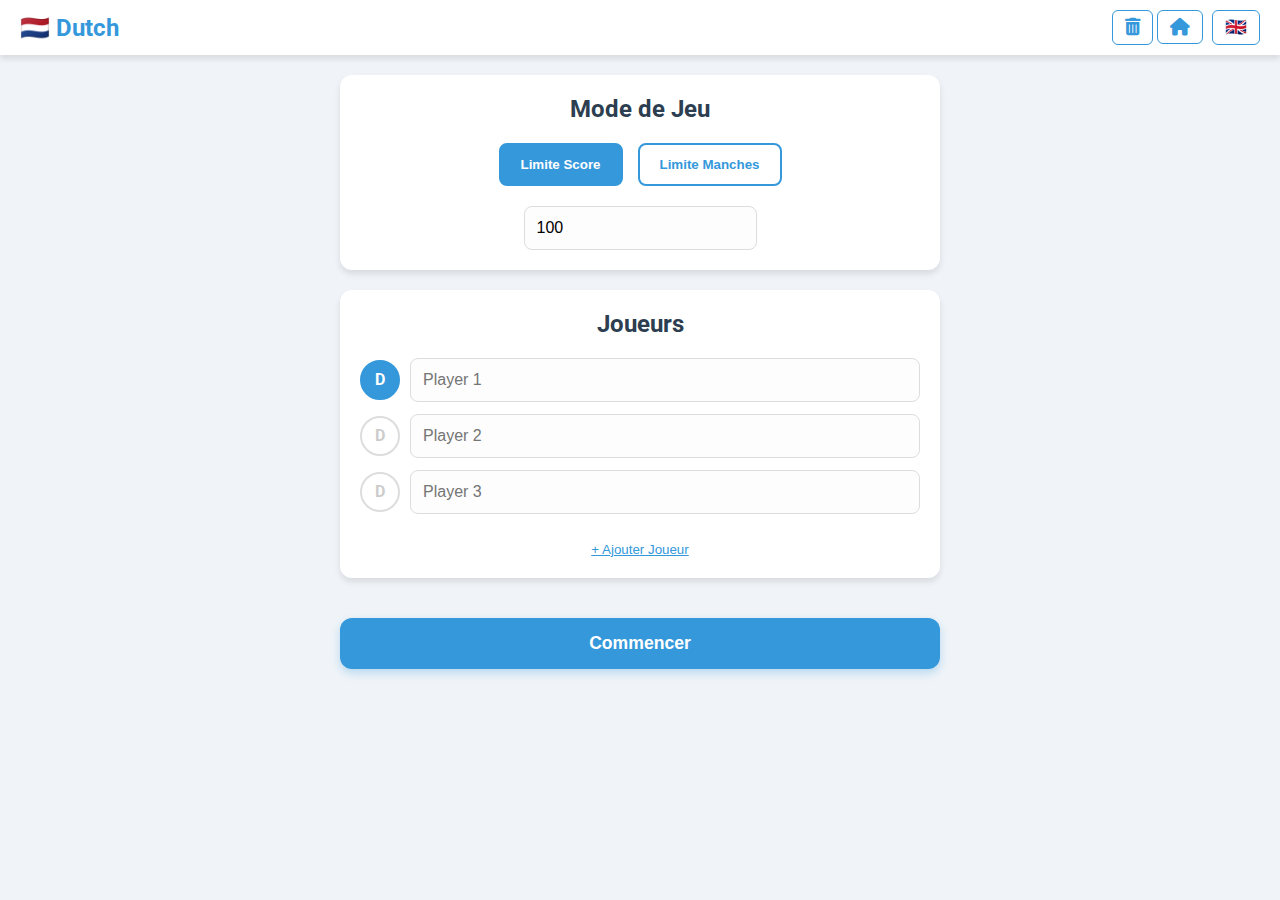
<file: dutch/index.html>
<!DOCTYPE html>
<html lang="fr">

<head>
    <meta charset="UTF-8">
    <meta name="viewport" content="width=device-width, initial-scale=1.0">
    <title>Dutch Score Tracker</title>
    <link href="https://fonts.googleapis.com/css2?family=Roboto:wght@400;500;700&display=swap" rel="stylesheet">
    <link rel="stylesheet" href="https://cdnjs.cloudflare.com/ajax/libs/font-awesome/6.0.0/css/all.min.css">
    <link rel="stylesheet" href="../common/style.css">
    <link rel="stylesheet" href="style.css">
</head>

<body>

    <header>
        <h1>🇳🇱 Dutch</h1>
        <div class="header-controls">
            <button onclick="resetGame()"><i class="fas fa-trash-alt"></i></button>
            <a href="../index.html"
                style="color:var(--primary); border:1px solid var(--primary); padding:6px 12px; border-radius:6px; text-decoration:none; font-size:1.1rem; display:inline-block;"><i
                    class="fas fa-home"></i></a>
            <button onclick="toggleLang()" id="btn-lang">🇬🇧</button>
        </div>
    </header>

    <!-- Setup -->
    <div id="setup-screen" class="container">

        <div class="setup-card">
            <h2 data-i18n="game_mode">Mode de Jeu</h2>
            <div class="mode-select">
                <button class="mode-btn selected" onclick="setMode('score')" id="btn-mode-score"
                    data-i18n="score_limit">Limite Score</button>
                <button class="mode-btn" onclick="setMode('rounds')" id="btn-mode-rounds" data-i18n="round_limit">Limite
                    Manches</button>
            </div>

            <div id="limit-input-container">
                <input type="number" id="limit-value" value="100" placeholder="Max Score">
            </div>
        </div>

        <div class="setup-card">
            <h2 data-i18n="players">Joueurs</h2>
            <div id="players-list"></div>
            <button class="btn-secondary" onclick="addPlayerInput()" data-i18n="add_player">+ Ajouter Joueur</button>
        </div>

        <button class="btn-main" onclick="startGame()" data-i18n="start_game">Commencer</button>
    </div>

    <!-- Game Board -->
    <div id="game-board" class="game-board">
        <div class="round-info" id="round-info">Round 1</div>

        <div class="scoreboard">
            <table id="score-table">
                <thead>
                    <tr id="table-head"></tr>
                </thead>
                <tbody id="table-body"></tbody>
                <tfoot>
                    <tr id="table-foot" class="total-row"></tr>
                </tfoot>
            </table>

            <div style="padding: 20px;">
                <button class="btn-main" onclick="openRoundInput()" data-i18n="enter_score">Noter les points</button>
            </div>

            <div class="common-footer">
            </div>
        </div>
    </div>

    <!-- Modal -->
    <div id="round-modal" class="modal">
        <div class="modal-content">
            <h3 data-i18n="round_res">Résultats</h3>

            <div style="margin-bottom:15px; border-bottom:1px solid #eee; padding-bottom:10px;">
                <label style="font-weight:bold; color:#e74c3c;" data-i18n="who_dutch">Qui a dit Dutch ?</label>
            </div>

            <div id="modal-inputs"></div>

            <button class="btn-main" onclick="saveRound()" data-i18n="validate">Valider</button>
            <button class="btn-secondary" onclick="closeModal()" data-i18n="cancel">Annuler</button>
        </div>
    </div>

    <!-- Final Ranking Modal -->
    <div id="ranking-modal" class="modal">
        <div class="modal-content" style="text-align: center; position: relative;">
            <button onclick="closeFinalModal()"
                style="position: absolute; top: 10px; right: 10px; background: transparent; border: none; color: #333; font-size: 1.5rem; cursor: pointer; z-index: 10;">
                <i class="fas fa-times"></i>
            </button>
            <div id="rank-capture-area" style="background:var(--bg-color); padding:10px; border-radius:8px;">
                <h2 data-i18n="final_res">🏆 Résultats Finaux</h2>
                <div id="ranking-list" style="text-align:left; margin-bottom:20px;"></div>
            </div>

            <button class="btn-main" onclick="shareResults()" data-i18n="share">📸 Partager</button>

            <button class="btn-secondary"
                style="border:2px solid var(--primary); background:#eBF5FB; color:var(--primary); padding:12px; margin-top:15px; text-decoration:none; font-weight:bold; width:100%; border-radius:8px;"
                onclick="restartSamePlayers()" data-i18n="valid_same_players">Rejouer (Mêmes Joueurs)</button>

            <button class="btn-secondary"
                style="border:2px solid #e74c3c; background:#FDEDEC; color:#e74c3c; margin-top:10px; padding:12px; width:100%; border-radius:8px; font-weight:bold;"
                onclick="resetGame()" data-i18n="new_game_players">Nouvelle Partie (Nouveaux Joueurs)</button>
        </div>
    </div>

    <audio id="sfx-dutch" src="dutch.mp3"></audio>
    <script src="https://html2canvas.hertzen.com/dist/html2canvas.min.js"></script>

    <script src="../common/script.js"></script>
    <script src="script.js"></script>
</body>

</html>
</file>
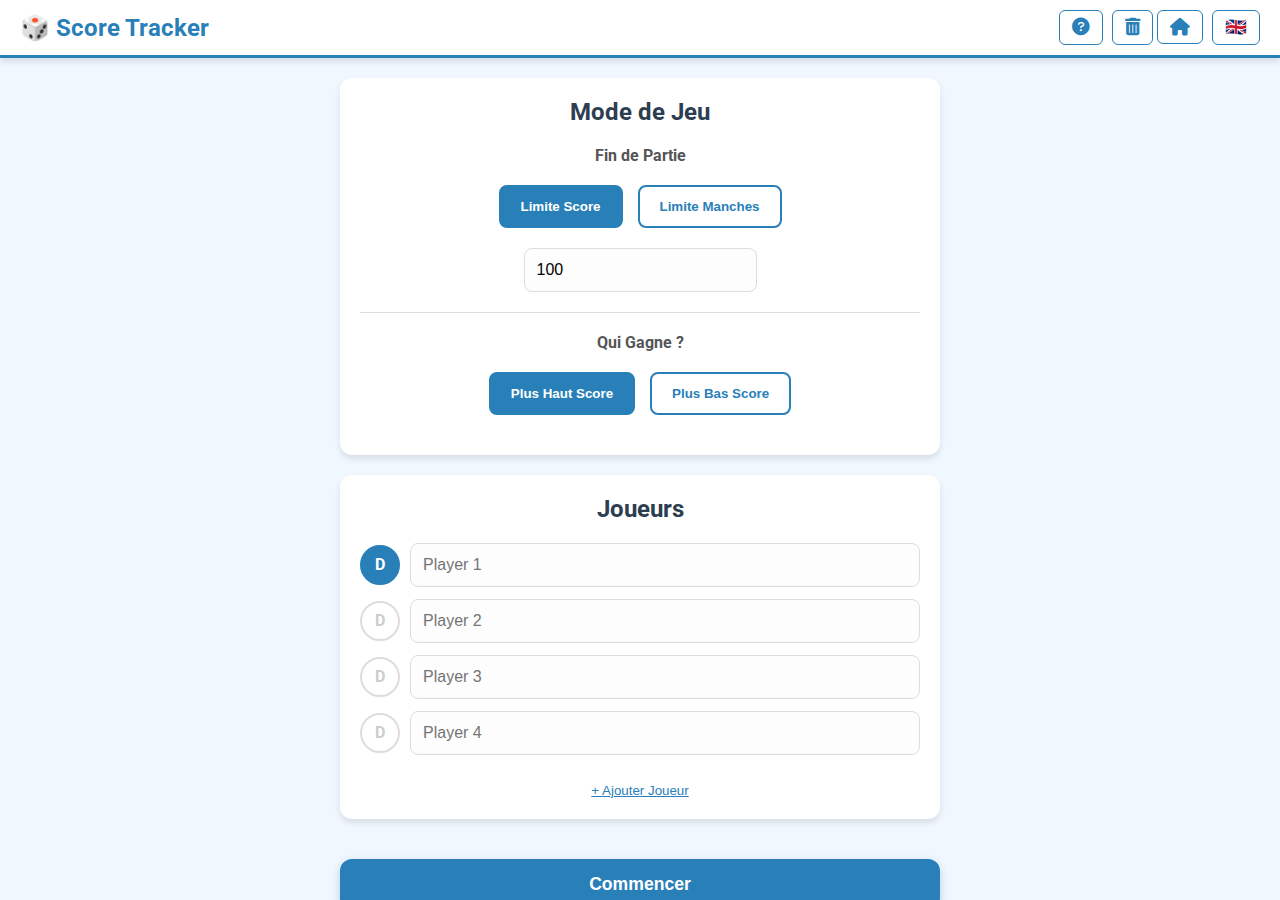
<file: generic/index.html>
<!DOCTYPE html>
<html lang="fr">

<head>
    <meta charset="UTF-8">
    <meta name="viewport" content="width=device-width, initial-scale=1.0">
    <title>Generic Score Tracker</title>
    <link href="https://fonts.googleapis.com/css2?family=Roboto:wght@400;500;700&display=swap" rel="stylesheet">
    <link rel="stylesheet" href="https://cdnjs.cloudflare.com/ajax/libs/font-awesome/6.0.0/css/all.min.css">
    <link rel="stylesheet" href="../common/style.css">
    <link rel="stylesheet" href="style.css">
</head>

<body>

    <header>
        <h1>🎲 Score Tracker</h1>
        <div class="header-controls">
            <button onclick="showRules()"><i class="fas fa-question-circle"></i></button>
            <button onclick="resetGame()"><i class="fas fa-trash-alt"></i></button>
            <a href="../index.html"
                style="color:var(--primary); border:1px solid var(--primary); padding:6px 12px; border-radius:6px; text-decoration:none; font-size:1.1rem; display:inline-block;"><i
                    class="fas fa-home"></i></a>
            <button onclick="toggleLang()" id="btn-lang">🇬🇧</button>
        </div>
    </header>

    <!-- Setup -->
    <div id="setup-screen" class="container">

        <div class="setup-card">
            <h2 data-i18n="game_mode">Mode de Jeu</h2>

            <label style="display:block; font-weight:bold; margin-bottom:10px; color:#555;"
                data-i18n="end_condition">Condition de Fin</label>
            <div class="mode-select">
                <button class="mode-btn selected" onclick="setMode('score')" id="btn-mode-score"
                    data-i18n="score_limit">Limite Score</button>
                <button class="mode-btn" onclick="setMode('rounds')" id="btn-mode-rounds" data-i18n="round_limit">Limite
                    Manches</button>
            </div>

            <div id="limit-input-container">
                <input type="number" id="limit-value" value="100" placeholder="Max Score">
            </div>

            <hr style="margin: 20px 0; border:none; border-top:1px solid #ddd;">

            <label style="display:block; font-weight:bold; margin-bottom:10px; color:#555;"
                data-i18n="win_condition">Qui Gagne ?</label>
            <div class="mode-select">
                <button class="mode-btn selected" onclick="setWinType('high')" id="btn-win-high"
                    data-i18n="win_high">Plus Haut Score</button>
                <button class="mode-btn" onclick="setWinType('low')" id="btn-win-low" data-i18n="win_low">Plus Bas
                    Score</button>
            </div>
        </div>

        <div class="setup-card">
            <h2 data-i18n="players">Joueurs</h2>
            <div id="players-list"></div>
            <button class="btn-secondary" onclick="addPlayerInput()" data-i18n="add_player">+ Ajouter Joueur</button>
        </div>

        <button class="btn-main" onclick="startGame()" data-i18n="start_game">Commencer</button>
    </div>

    <!-- Game Board -->
    <div id="game-board" class="game-board">
        <div class="round-info" id="round-info">Round 1</div>

        <div class="scoreboard">
            <table id="score-table">
                <thead>
                    <tr id="table-head"></tr>
                </thead>
                <tbody id="table-body"></tbody>
                <tfoot>
                    <tr id="table-foot" class="total-row"></tr>
                </tfoot>
            </table>

            <div style="padding: 20px;">
                <button class="btn-main" onclick="openRoundInput()" data-i18n="enter_score">Noter les points</button>
            </div>

            <div class="common-footer"></div>
        </div>
    </div>

    <!-- Modal -->
    <div id="round-modal" class="modal">
        <div class="modal-content">
            <h3 data-i18n="round_res">Résultats</h3>
            <div id="modal-inputs"></div>

            <button class="btn-main" onclick="saveRound()" data-i18n="validate">Valider</button>
            <button class="btn-secondary" onclick="closeModal()" data-i18n="cancel">Annuler</button>
        </div>
    </div>

    <!-- Final Ranking Modal -->
    <div id="ranking-modal" class="modal">
        <div class="modal-content" style="text-align: center; position: relative;">
            <button onclick="closeFinalModal()"
                style="position: absolute; top: 10px; right: 10px; background: transparent; border: none; color: #333; font-size: 1.5rem; cursor: pointer; z-index: 10;">
                <i class="fas fa-times"></i>
            </button>
            <div id="rank-capture-area" style="background:var(--bg-color); padding:10px; border-radius:8px;">
                <h2 data-i18n="final_res">🏆 Résultats Finaux</h2>
                <div id="ranking-list" style="text-align:left; margin-bottom:20px;"></div>
            </div>

            <button class="btn-main" onclick="shareResults()" data-i18n="share">📸 Partager</button>

            <button class="btn-secondary"
                style="border:2px solid var(--primary); background:#eBF5FB; color:var(--primary); padding:12px; margin-top:15px; text-decoration:none; font-weight:bold; width:100%; border-radius:8px;"
                onclick="restartSamePlayers()" data-i18n="valid_same_players">Rejouer (Mêmes Joueurs)</button>

            <button class="btn-secondary"
                style="border:2px solid #e74c3c; background:#FDEDEC; color:#e74c3c; margin-top:10px; padding:12px; width:100%; border-radius:8px; font-weight:bold;"
                onclick="resetGame()" data-i18n="new_game_players">Nouvelle Partie (Nouveaux Joueurs)</button>
        </div>
    </div>

    <!-- Rules Modal -->
    <div id="rules-modal" class="modal">
        <div class="modal-content" style="text-align:left;">
            <h2>Règles</h2>
            <p data-i18n="rules_text_1">Ce modèle sert à suivre les points de n'importe quel jeu.</p>
            <p data-i18n="rules_text_2">Le maître du jeu choisit le mécanisme de comptage et entre les scores tour après
                tour jusqu'à ce que la limite soit atteinte.</p>
            <p data-i18n="rules_text_3">Le classement final s'affichera alors, selon la condition de victoire choisie
                (Scores les plus hauts ou les plus bas).</p>
            <button class="btn-secondary" onclick="document.getElementById('rules-modal').classList.remove('visible')"
                data-i18n="close">Fermer</button>
        </div>
    </div>

    <script src="https://html2canvas.hertzen.com/dist/html2canvas.min.js"></script>
    <script src="../common/script.js"></script>
    <script src="script.js"></script>
</body>

</html>
</file>
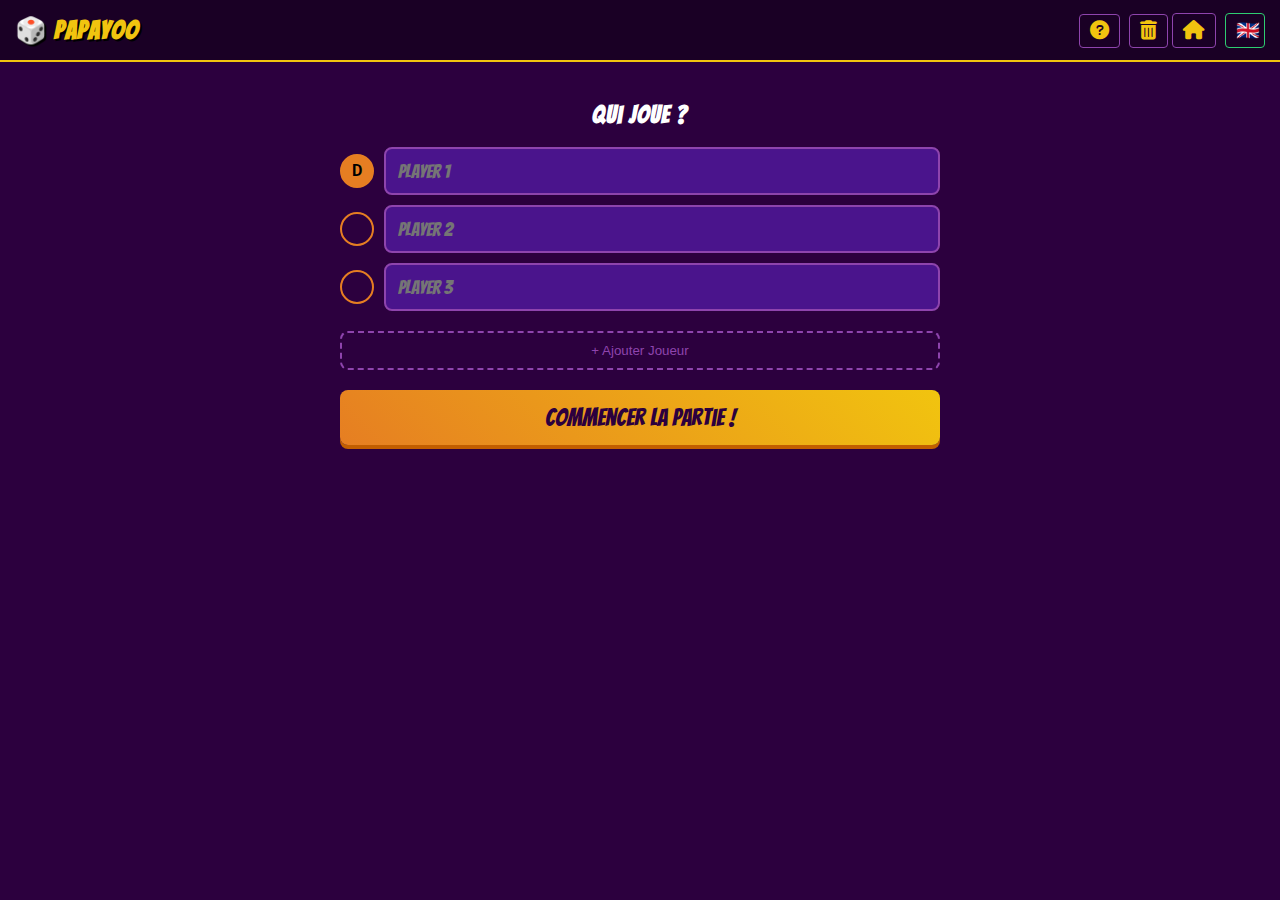
<file: papayoo/index.html>
<!DOCTYPE html>
<html lang="fr">

<head>
    <meta charset="UTF-8">
    <meta name="viewport" content="width=device-width, initial-scale=1.0">
    <title>Papayoo Score Tracker</title>
    <link href="https://fonts.googleapis.com/css2?family=Bangers&family=Roboto:wght@400;700&display=swap"
        rel="stylesheet">
    <link rel="stylesheet" href="https://cdnjs.cloudflare.com/ajax/libs/font-awesome/6.0.0/css/all.min.css">
    <link rel="stylesheet" href="../common/style.css">
    <link rel="stylesheet" href="style.css">
    <script src="https://html2canvas.hertzen.com/dist/html2canvas.min.js"></script>
</head>

<body>

    <header>
        <h1>🎲 Papayoo</h1>
        <div class="header-controls">
            <button onclick="showRules()"><i class="fas fa-question-circle"></i></button>
            <button onclick="resetGame()"><i class="fas fa-trash-alt"></i></button>
            <a href="../index.html"
                style="color:var(--accent-yellow); border:1px solid var(--primary); padding:5px 10px; border-radius:4px; text-decoration:none; font-size:1.2rem; display:inline-block;"><i
                    class="fas fa-home"></i></a>
            <button onclick="toggleLang()" id="btn-lang"
                style="font-size:1.2rem; border-color:var(--accent-green); color:#fff; width:40px;">🇬🇧</button>
        </div>
    </header>

    <!-- Setup Screen -->
    <div id="setup-screen" class="container">
        <h2 data-i18n="who_plays">Qui joue ?</h2>
        <div id="players-list">
            <!-- Inputs generated here -->
        </div>
        <button class="btn-secondary" onclick="addPlayerInput()" data-i18n="add_player">+ Ajouter Joueur</button>
        <button class="btn-main" onclick="startGame()" data-i18n="start_game">Commencer la partie !</button>
    </div>

    <!-- Game Board (Hidden initially) -->
    <div id="game-board" class="game-board">

        <!-- Dice Section -->
        <div class="dice-section">
            <div id="dice-label" style="font-family:'Bangers'; color:#fff; font-size:1.2rem;">Papayoo (M 1)</div>
            <div class="color-dice-row" id="dice-row">
                <button class="suit-btn suit-hearts" onclick="setPapayooColor('♥')">♥</button>
                <button class="suit-btn suit-diamonds" onclick="setPapayooColor('♦')">♦</button>
                <button class="suit-btn suit-clubs" onclick="setPapayooColor('♣')">♣</button>
                <button class="suit-btn suit-spades" onclick="setPapayooColor('♠')">♠</button>
            </div>
        </div>

        <!-- Papayou Button -->
        <div class="papayou-btn-container">
            <button class="btn-papayou" id="btn-papayou-action" onclick="playPapayouSound()">Papayoo !</button>
        </div>

        <!-- Scoreboard -->
        <div class="scoreboard">
            <table id="score-table">
                <thead>
                    <tr id="table-head-row">
                        <th>M.</th>
                        <!-- Player headers -->
                    </tr>
                </thead>
                <tbody id="table-body">
                    <!-- Rounds -->
                </tbody>
                <tfoot>
                    <tr id="total-row" class="total-row">
                        <td data-i18n="total">Tot.</td>
                        <!-- Totals -->
                    </tr>
                </tfoot>
            </table>

            <div style="padding: 10px;">
                <button class="btn-main" onclick="openRoundInput()" data-i18n="enter_score">Noter les points</button>
                <button id="btn-final-score" class="btn-main"
                    style="display:none; margin-top:10px; background:var(--accent-green); color:#000;"
                    onclick="showFinalRanking()" data-i18n="show_final">Voir Scores Finaux</button>
            </div>

            <div class="common-footer">
            </div>
        </div>
    </div>

    <!-- Round Input Modal -->
    <div id="round-modal" class="modal">
        <div class="modal-content">
            <h2><span data-i18n="round_res">Résultats Manche</span> <span id="modal-round-num"></span></h2>
            <div id="modal-inputs"></div>

            <div class="score-hud" id="score-hud">Total: 0 / 250</div>

            <button class="btn-auto" onclick="fillMissingScore()" data-i18n="auto_complete">Compléter Auto</button>
            <button class="btn-main" onclick="saveRoundScores()" data-i18n="validate">Valider</button>
            <button class="btn-secondary" onclick="closeModal()" style="border:none; color:#aaa;"
                data-i18n="cancel">Annuler</button>
        </div>
    </div>

    <!-- Who got Papayoo Modal -->
    <div id="carlos-modal" class="modal">
        <div class="modal-content">
            <h3 data-i18n="who_papayoo">Qui a pris le Papayoo ?</h3>
            <div id="carlos-list" style="display:flex; flex-direction:column; gap:10px; margin-bottom:20px;"></div>
            <button class="btn-secondary" onclick="closeCarlosModal()" data-i18n="cancel">Annuler</button>
        </div>
    </div>

    <!-- Final Ranking Modal -->
    <div id="ranking-modal" class="modal">
        <div class="modal-content" style="text-align: center; position: relative;">
            <button onclick="closeFinalModal()"
                style="position: absolute; top: 10px; right: 10px; background: transparent; border: none; color: #333; font-size: 1.5rem; cursor: pointer; z-index: 10;">
                <i class="fas fa-times"></i>
            </button>
            <div id="rank-capture-area" style="background:var(--bg-color); padding:10px; border-radius:8px;">
                <h2 style="font-family:'Bangers'; color:var(--primary); font-size:2rem; margin-bottom:5px;">Papayoo</h2>
                <h3 data-i18n="final_res">🏆 Résultats Finaux</h3>
                <div id="ranking-list" style="text-align:left; margin-bottom:20px;"></div>
            </div>

            <button class="btn-main" onclick="shareResults()" data-i18n="share">📸 Partager</button>

            <button class="btn-secondary"
                style="border:2px solid var(--primary); background:#eBF5FB; color:var(--primary); padding:12px; margin-top:15px; text-decoration:none; font-weight:bold; width:100%; border-radius:8px;"
                onclick="restartSamePlayers()" data-i18n="valid_same_players">Rejouer (Mêmes Joueurs)</button>

            <button class="btn-secondary"
                style="border:2px solid #e74c3c; background:#FDEDEC; color:#e74c3c; margin-top:10px; padding:12px; width:100%; border-radius:8px; font-weight:bold;"
                onclick="resetGame()" data-i18n="new_game_players">Nouvelle Partie (Nouveaux Joueurs)</button>
        </div>
    </div>

    <!-- Rules Modal -->
    <div id="rules-modal" class="modal">
        <div class="modal-content rules-content">
            <h2>Règles Papayoo</h2>
            <div id="rules-text"></div>
            <button class="btn-main" onclick="document.getElementById('rules-modal').classList.remove('visible')"
                data-i18n="close">Fermer</button>
        </div>
    </div>

    <!-- Warning inline modal -->
    <div id="warning-modal" class="modal">
        <div class="modal-content" style="background:#c0392b; border-color:#fff;">
            <h3 style="margin-top:0;">⚠️ Attention</h3>
            <p id="warning-msg" style="font-size:1.2rem;"></p>
            <button class="btn-main" style="background:#fff; color:#c0392b;"
                onclick="document.getElementById('warning-modal').classList.remove('visible')">OK</button>
        </div>
    </div>

    <audio id="sfx-papayou" src="papayou.mp3"></audio>
    <script src="../common/script.js"></script>
    <script src="script.js"></script>
</body>

</html>
</file>
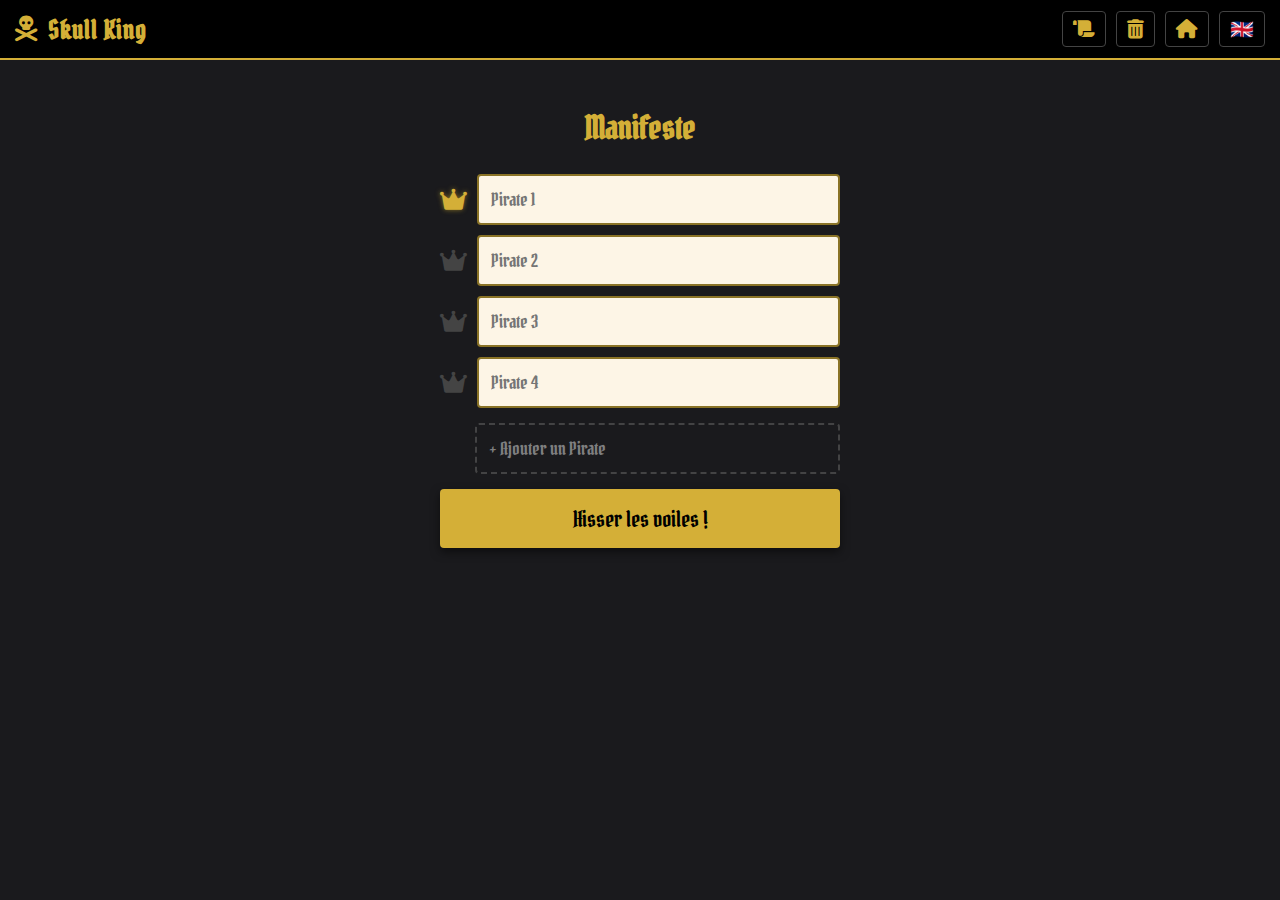
<file: skullking/index.html>
<!DOCTYPE html>
<html lang="fr">

<head>
    <meta charset="UTF-8">
    <meta name="viewport" content="width=device-width, initial-scale=1.0">
    <title>Skull King: Édition Soren</title>
    <link rel="icon"
        href="data:image/svg+xml,<svg xmlns=%22http://www.w3.org/2000/svg%22 viewBox=%220 0 100 100%22><text y=%22.9em%22 font-size=%2290%22>💀</text></svg>">

    <script src="https://html2canvas.hertzen.com/dist/html2canvas.min.js"></script>
    <link rel="preconnect" href="https://fonts.googleapis.com">
    <link href="https://fonts.googleapis.com/css2?family=Pirata+One&family=Roboto:wght@400;700&display=swap"
        rel="stylesheet">
    <link rel="stylesheet" href="https://cdnjs.cloudflare.com/ajax/libs/font-awesome/6.0.0/css/all.min.css">
    <link rel="stylesheet" href="../common/style.css">

    <style>
        :root {
            --bg-color: #1a1a1d;
            --table-bg: #252529;
            --gold: #d4af37;
            --gold-dim: #8a7326;
            --gold-dark: #5c4d1a;
            --text: #f0f0f0;
            --btn-bg: #3e3e42;
            --dark-overlay: rgba(0, 0, 0, 0.95);
            --toast-bg-err: #c0392b;
            --toast-bg-info: #2980b9;
        }

        * {
            box-sizing: border-box;
            touch-action: manipulation;
        }

        body {
            font-family: 'Roboto', sans-serif;
            background-color: var(--bg-color);
            color: var(--text);
            margin: 0;
            padding: 0;
            display: flex;
            flex-direction: column;
            height: 100vh;
            overflow: hidden;
        }

        #notification-bar {
            position: fixed;
            top: 0;
            left: 0;
            width: 100%;
            padding: 15px;
            text-align: center;
            font-weight: bold;
            z-index: 9999;
            transform: translateY(-100%);
            transition: transform 0.3s ease-in-out;
            box-shadow: 0 2px 10px rgba(0, 0, 0, 0.5);
            font-family: 'Roboto', sans-serif;
        }

        .toast-error {
            background-color: var(--toast-bg-err);
            color: white;
        }

        .toast-info {
            background-color: var(--toast-bg-info);
            color: white;
        }

        .toast-visible {
            transform: translateY(0) !important;
        }

        header {
            background: #000;
            padding: 0 15px;
            display: flex;
            justify-content: space-between;
            align-items: center;
            border-bottom: 2px solid var(--gold);
            height: 60px;
            flex-shrink: 0;
        }

        h1 {
            font-family: 'Pirata One', cursive;
            color: var(--gold);
            margin: 0;
            font-size: 1.6rem;
            letter-spacing: 1px;
            display: flex;
            align-items: center;
            gap: 10px;
        }

        .header-controls {
            display: flex;
            gap: 10px;
        }

        .icon-btn {
            background: none;
            border: 1px solid #444;
            color: var(--gold);
            border-radius: 4px;
            padding: 5px 10px;
            cursor: pointer;
            font-size: 1.2rem;
            font-family: 'Pirata One', cursive;
        }

        #setup-screen {
            padding: 20px;
            overflow-y: auto;
            text-align: center;
            flex: 1;
        }

        .input-list {
            display: flex;
            flex-direction: column;
            gap: 10px;
            max-width: 400px;
            margin: 0 auto;
        }

        .player-row {
            display: flex;
            align-items: center;
            gap: 10px;
        }

        .dealer-radio {
            display: none;
        }

        .dealer-label {
            color: #444;
            font-size: 1.5rem;
            cursor: pointer;
            transition: color 0.2s;
            min-width: 25px;
        }

        .dealer-radio:checked+.dealer-label {
            color: var(--gold);
            text-shadow: 0 0 5px var(--gold-dim);
        }

        input[type="text"] {
            flex: 1;
            background: #fdf5e6;
            border: 2px solid var(--gold-dim);
            padding: 12px;
            font-size: 1.1rem;
            border-radius: 4px;
            color: #000;
            font-family: 'Pirata One', cursive;
            text-transform: capitalize;
        }

        .btn-main {
            background: var(--gold);
            color: #000;
            border: none;
            padding: 15px;
            font-size: 1.4rem;
            font-family: 'Pirata One', cursive;
            border-radius: 4px;
            cursor: pointer;
            margin-top: 15px;
            width: 100%;
            max-width: 400px;
            box-shadow: 0 4px 10px rgba(0, 0, 0, 0.5);
        }

        .btn-add-row {
            display: flex;
            align-items: center;
            gap: 10px;
            margin-top: 5px;
            opacity: 0.7;
            cursor: pointer;
        }

        .btn-add-row:hover {
            opacity: 1;
        }

        .btn-add-placeholder {
            flex: 1;
            background: transparent;
            border: 2px dashed #555;
            padding: 12px;
            font-size: 1.1rem;
            border-radius: 4px;
            color: #aaa;
            font-family: 'Pirata One', cursive;
            text-align: left;
        }

        #input-zone {
            flex: 0 0 auto;
            background: #222;
            padding: 15px;
            border-bottom: 1px solid var(--gold-dim);
            display: none;
            box-shadow: 0 5px 15px rgba(0, 0, 0, 0.5);
            z-index: 10;
        }

        .wizard-header {
            display: flex;
            justify-content: space-between;
            align-items: center;
            margin-bottom: 15px;
        }

        .player-turn {
            font-family: 'Pirata One', cursive;
            font-size: 2.8rem;
            color: var(--gold);
            line-height: 1;
            text-shadow: 2px 2px 0px #000;
        }

        .instruction {
            font-size: 1.4rem;
            color: var(--text);
            text-transform: uppercase;
            letter-spacing: 1px;
            font-weight: 800;
            text-shadow: 1px 1px 2px #000;
            margin-top: 5px;
        }

        .num-grid {
            display: flex;
            gap: 8px;
            margin-bottom: 10px;
            overflow-x: auto;
            padding-bottom: 10px;
            -webkit-overflow-scrolling: touch;
        }

        .num-grid::-webkit-scrollbar {
            height: 6px;
        }

        .num-grid::-webkit-scrollbar-track {
            background: #333;
        }

        .num-grid::-webkit-scrollbar-thumb {
            background: var(--gold);
            border-radius: 3px;
        }

        .num-btn {
            background: #333;
            color: var(--gold);
            border: 1px solid #444;
            padding: 15px 0;
            font-size: 1.4rem;
            font-family: 'Pirata One', cursive;
            border-radius: 6px;
            cursor: pointer;
            transition: all 0.1s;
            flex: 0 0 60px;
            width: 60px;
        }

        .num-btn:active,
        .num-btn.selected {
            background: var(--gold);
            color: black;
            border-color: var(--gold);
            transform: scale(0.95);
        }

        #summary-list {
            margin-bottom: 15px;
            max-height: 150px;
            overflow-y: auto;
            border: 1px solid #444;
            border-radius: 4px;
            background: #1a1a1d;
        }

        .summary-item {
            display: flex;
            justify-content: space-between;
            padding: 8px 12px;
            border-bottom: 1px solid #333;
            font-family: 'Pirata One', cursive;
            font-size: 1.2rem;
        }

        .summary-item:last-child {
            border-bottom: none;
        }

        .summary-val {
            color: var(--gold);
        }

        .bonus-controls {
            display: flex;
            align-items: center;
            justify-content: center;
            gap: 20px;
            margin: 15px 0;
            background: #111;
            padding: 10px;
            border-radius: 8px;
            border: 1px solid #333;
        }

        .bonus-btn {
            width: 45px;
            height: 45px;
            font-size: 1.5rem;
            border: 2px solid var(--gold);
            background: transparent;
            color: var(--gold);
            border-radius: 50%;
            cursor: pointer;
        }

        #bonus-display {
            font-size: 1.8rem;
            color: var(--gold);
            width: 60px;
            text-align: center;
            font-family: 'Pirata One';
        }

        .action-row {
            display: flex;
            gap: 10px;
            margin-top: 10px;
        }

        .btn-revert {
            background: transparent;
            color: #888;
            width: 60px;
            font-size: 1.2rem;
            border: 1px solid #444;
            border-radius: 4px;
            cursor: pointer;
        }

        .btn-confirm {
            flex: 1;
            background: var(--gold);
            color: #000;
            font-weight: bold;
            border: none;
            border-radius: 4px;
            padding: 12px;
            font-size: 1.2rem;
            font-family: 'Pirata One';
        }

        #scoreboard-container {
            flex: 1;
            overflow: auto;
            position: relative;
        }

        table {
            width: 100%;
            border-collapse: collapse;
            font-size: 0.9rem;
            text-align: center;
        }

        th {
            background: #000;
            color: var(--gold);
            position: sticky;
            top: 0;
            padding: 12px 5px;
            z-index: 2;
            font-family: 'Pirata One', cursive;
            font-size: 1.2rem;
            min-width: 80px;
            border-bottom: 1px solid var(--gold-dim);
            border-top: 4px solid transparent;
        }

        th.dealer-frame {
            border: 2px solid var(--gold);
            background: #222;
            position: sticky;
            z-index: 5;
            box-shadow: 0 0 10px var(--gold-dim);
        }

        .dealer-icon {
            font-size: 0.8rem;
            margin-right: 5px;
            color: var(--gold);
            display: none;
        }

        th.dealer-frame .dealer-icon {
            display: inline-block;
        }

        td:first-child,
        th:first-child,
        tfoot td:first-child {
            position: sticky;
            left: 0;
            background: #111;
            z-index: 3;
            border-right: 1px solid #333;
            width: 40px;
        }

        th:first-child {
            z-index: 4;
        }

        tfoot {
            position: sticky;
            bottom: 0;
            background: #000;
            z-index: 5;
            border-top: 2px solid var(--gold);
        }

        tfoot td {
            color: var(--gold);
            font-family: 'Pirata One';
            font-size: 1.4rem;
            background: #000;
            font-weight: bold;
        }

        td {
            padding: 8px 4px;
            border-bottom: 1px solid #333;
            border-right: 1px solid #333;
            height: 55px;
        }

        .cell-score {
            font-size: 1.3rem;
            font-family: 'Pirata One';
            font-weight: bold;
            display: block;
            margin-top: 4px;
        }

        /* CIRCLE VISUALS (v4.4) */
        .visual-score {
            display: flex;
            flex-wrap: wrap;
            gap: 4px;
            justify-content: center;
        }

        .box {
            width: 18px;
            height: 18px;
            border: 1px solid var(--gold);
            display: inline-block;
            border-radius: 50%;
            /* Circle */
        }

        .box.filled {
            background-color: var(--gold);
        }

        .box.empty {
            background-color: transparent;
        }

        .box.over {
            position: relative;
        }

        .box.over::after {
            content: '+';
            color: var(--gold);
            font-size: 18px;
            line-height: 16px;
            position: absolute;
            top: 0;
            left: 0;
            width: 100%;
            text-align: center;
            font-weight: bold;
        }

        .zero-dash {
            display: inline-block;
            font-size: 20px;
            line-height: 18px;
            color: #888;
            font-family: 'Pirata One';
        }

        .active-round {
            background-color: rgba(212, 175, 55, 0.15);
        }

        .modal {
            display: none;
            position: fixed;
            z-index: 100;
            left: 0;
            top: 0;
            width: 100%;
            height: 100%;
            background-color: var(--dark-overlay);
            justify-content: center;
            align-items: center;
            padding: 20px;
        }

        .modal-content {
            background: var(--bg-color);
            border: 2px solid var(--gold);
            padding: 20px;
            border-radius: 8px;
            max-width: 500px;
            width: 100%;
            max-height: 80vh;
            overflow-y: auto;
            text-align: left;
        }

        .modal h2 {
            margin-top: 0;
            color: var(--gold);
            font-family: 'Pirata One';
            text-align: center;
            font-size: 2rem;
        }

        .ranking-item {
            display: flex;
            align-items: center;
            justify-content: space-between;
            padding: 15px;
            border-bottom: 1px solid #333;
            font-family: 'Pirata One', cursive;
            font-size: 1.5rem;
        }

        .rank-pos {
            width: 30px;
            color: #888;
        }

        .rank-name {
            flex: 1;
            text-align: left;
            padding-left: 10px;
        }

        .rank-score {
            color: var(--gold);
            font-weight: bold;
        }

        .rank-1 .rank-pos {
            color: var(--gold);
            font-size: 1.8rem;
        }

        .rank-1 .rank-name {
            color: var(--gold);
            font-size: 1.8rem;
        }

        .rank-1::after {
            content: '🏆';
            font-size: 1.5rem;
            margin-left: 10px;
        }

        .rule-item {
            display: flex;
            justify-content: space-between;
            padding: 8px 0;
            border-bottom: 1px solid #333;
        }

        .hidden {
            display: none !important;
        }

        .new-game-banner {
            text-align: center;
            padding: 10px;
            background: #222;
            border-bottom: 1px solid var(--gold);
        }
    </style>
</head>

<body>

    <div id="notification-bar"></div>
    <audio id="sfx-player" preload="auto"></audio>

    <header>
        <h1><i class="fas fa-skull-crossbones"></i> Skull King</h1>
        <div class="header-controls">
            <button class="icon-btn" onclick="showRules()"><i class="fas fa-scroll"></i></button>
            <button class="icon-btn" onclick="resetGame()"><i class="fas fa-trash-alt"></i></button>
            <a href="../index.html" class="icon-btn"
                style="text-decoration:none; display:inline-flex; align-items:center; justify-content:center;"><i
                    class="fas fa-home"></i></a>
            <button class="icon-btn" onclick="toggleLanguage()" id="lang-btn">🇬🇧</button>
        </div>
    </header>

    <div id="rules-modal" class="modal" onclick="closeRules(event)">
        <div class="modal-content">
            <h2 id="modal-head">Bonus & Rules</h2>
            <div id="rules-list"></div>
            <button class="btn-main" onclick="document.getElementById('rules-modal').style.display='none'"
                style="margin-top:20px; padding:10px;">Close</button>
        </div>
    </div>

    <div id="ranking-modal" class="modal">
        <div class="modal-content" style="text-align: center;">
            <div id="ranking-capture-area" style="background-color: var(--bg-color); padding:10px; border-radius:4px;">
                <h2 id="rank-title">Captain's Log</h2>
                <div id="ranking-list"></div>
            </div>

            <div style="display:flex; gap:10px; flex-direction:column; margin-top:20px;">
                <button class="btn-confirm" onclick="shareRanking()"><i class="fas fa-share-alt"></i> Partager</button>

                <button class="btn-main"
                    style="border:2px solid var(--gold); background:#2c2c30; color:var(--gold); padding:12px; margin-top:15px; width:100%; border-radius:8px;"
                    onclick="restartSamePlayers()">
                    <i class="fas fa-undo"></i> Same Players
                </button>

                <button class="btn-main"
                    style="border:2px solid #e74c3c; background:#301b1b; color:#e74c3c; margin-top:10px; padding:12px; width:100%; border-radius:8px;"
                    onclick="resetGame()">
                    New Game (New Players)
                </button>
            </div>
        </div>
    </div>

    <div id="setup-screen">
        <h2 id="setup-title" style="color:var(--gold); font-family:'Pirata One'; font-size:2rem;">Ship Manifest</h2>
        <div class="input-list" id="player-inputs"></div>

        <div class="input-list" style="margin-top: 10px;">
            <div class="btn-add-row" onclick="addPlayerInput()">
                <div style="width: 25px;"></div>
                <div class="btn-add-placeholder">+ <span id="txt-add">Add Pirate</span></div>
            </div>
        </div>

        <div style="display:none;">
            <input type="checkbox" id="use-soren-rule" checked>
        </div>

        <button class="btn-main" onclick="startGame()" id="btn-start">Set Sail!</button>
        <div id="resume-msg" class="hidden" style="margin-top:10px; color: var(--gold)">Previous game found!</div>
    </div>

    <div id="input-zone">
        <div class="wizard-header">
            <div>
                <div class="player-turn" id="wiz-player">Player</div>
                <div class="instruction" id="wiz-instruction">Enter Bet</div>
            </div>
            <div style="font-size: 1.5rem; font-family:'Pirata One'; color: #888;" id="wiz-round">Round 1</div>
        </div>

        <div id="number-grid" class="num-grid"></div>

        <div id="bonus-section" class="hidden">
            <div class="instruction" style="text-align:center;" id="txt-bonus">Bonus Points</div>
            <div class="bonus-controls">
                <button class="bonus-btn" onclick="adjustBonus(-10)">-</button>
                <span id="bonus-display">0</span>
                <button class="bonus-btn" onclick="adjustBonus(10)">+</button>
            </div>
        </div>

        <div id="score-actions" class="action-row hidden">
            <button class="btn-revert" onclick="revertAction()"><i class="fas fa-undo"></i></button>
            <button class="btn-confirm" onclick="confirmResult()" id="btn-save">Save Results</button>
        </div>

        <div id="confirm-section" class="hidden">
            <div id="summary-list"></div>
            <button class="btn-confirm" onclick="finalizePhase()" style="width:100%"><i class="fas fa-check"></i> <span
                    id="txt-confirm">Confirm</span></button>
            <button class="btn-revert" onclick="revertAction()"
                style="width:100%; margin-top:10px; border:none; color:#666">Go Back</button>
        </div>

        <div id="bet-controls" class="action-row hidden">
            <button class="btn-revert" onclick="revertAction()" style="width: 100%"><i class="fas fa-undo"></i> <span
                    id="txt-undo">Undo</span></button>
        </div>
    </div>

    <div id="scoreboard-container" class="hidden">
        <div id="finished-game-banner" class="new-game-banner hidden">
            <button class="btn-main" onclick="resetGame()" style="margin-top:0; padding:10px;">Start New Game</button>
        </div>
        <table id="score-table">
            <thead id="table-head"></thead>
            <tbody id="table-body"></tbody>
            <tfoot id="table-foot"></tfoot>
        </table>
        <div class="common-footer" style="padding-bottom: 20px;">
        </div>
    </div>

    <datalist id="player-history"></datalist>

    <script>
        const STORAGE_KEY = 'skullKing_Soren_v44';
        const HISTORY_KEY = 'skullKing_Names';

        const SOUNDS = {
            start: { local: "argh.mp3", backup: "https://archive.org/download/PirateArrr/Pirate%20Arrr.mp3" },
            bet: { local: "sword.mp3", backup: "https://archive.org/download/SwordSwoosh/SwordSwoosh.mp3" },
            score: { local: "coin.mp3", backup: "https://archive.org/download/Coins_201608/Coins.mp3" }
        };

        function showToast(msg, type = 'error') {
            const bar = document.getElementById('notification-bar');
            bar.innerText = msg;
            bar.className = (type === 'error') ? 'toast-error' : 'toast-info';
            bar.classList.add('toast-visible');
            setTimeout(() => { bar.classList.remove('toast-visible'); }, 3000);
        }

        function playSound(type) {
            const audio = document.getElementById('sfx-player');
            const soundConfig = SOUNDS[type];
            if (!soundConfig) return;

            audio.src = soundConfig.local;
            audio.onerror = function () {
                if (audio.src !== soundConfig.backup) {
                    audio.src = soundConfig.backup;
                    audio.play().catch(() => { });
                }
            };
            audio.currentTime = 0;
            audio.volume = 1.0;
            audio.play().catch(() => {
                if (audio.src.indexOf("http") === -1) {
                    audio.src = soundConfig.backup;
                    audio.play();
                }
            });
        }

        let curLang = 'fr';
        const I18N = {
            en: {
                add: "Add Pirate",
                start: "Set Sail!",
                betInstr: "Place bet for",
                resInstr: "Tricks won by",
                bonus: "Bonus Points",
                save: "Save & Next",
                undo: "Undo",
                round: "R",
                roundFull: "Round ",
                total: "Total",
                manifest: "Ship Manifest",
                resetWarn: "Are you sure you want to delete this game and start over?",
                modalHead: "Bonus & Rules",
                betPrefix: "Bet:",
                donePrefix: "Done:",
                impossible: "Impossible! Tricks won cannot exceed round number.",
                noBonusError: "Impossible! You cannot get Bonus Points if you won 0 tricks!",
                roundMathError: "Sum of tricks must equal Round number",
                review: "Review",
                checkBets: "Check Bets",
                checkScores: "Check Scores",
                confirm: "Confirm",
                needPirates: "You need at least 1 pirate to play!",
                selectTricks: "Select tricks won first",
                rankTitle: "Captain's Log",
                rules: [
                    ["Suits", "Yellow, Green, Purple (Low)"],
                    ["Jolly Roger", "Black (High Suit)"],
                    ["Pirate", "Beats all Suits & Jolly Roger"],
                    ["Escape (White Flag)", "Loses (unless all play Escape)"],
                    ["Tigress", "Pirate OR Escape"],
                    ["Skull King", "Beats all Pirates"],
                    ["Mermaid", "Beats Skull King, loses to Pirates"],
                    ["---", "---"],
                    ["Capturing 10, 11, 12, 13", "+10/20 Bonus"],
                    ["Capturing Mermaid", "+20 Bonus"],
                    ["Mermaid captures Skull King", "+40 Bonus"],
                    ["Skull King captures Pirate", "+30 Bonus each"]
                ],
                valid_same_players: "Play Again (Same Players)",
                valid_same_players: "Play Again (Same Players)",
                new_game_players: "New Game (New Players)",
                editTitle: "Edit Round",
                saveChanges: "Save Changes",
                cancel: "Cancel",
                pirate: "Pirate",
                bet: "Bet",
                won: "Won",
                bonus: "Bonus",
                wonError: "Total tricks won must equal Round Number!"
            },
            fr: {
                add: "Ajouter un Pirate",
                start: "Hisser les voiles !",
                betInstr: "Mise pour",
                resInstr: "Plis faits par",
                bonus: "Points Bonus",
                save: "Sauver & Suivant",
                undo: "Retour",
                round: "M",
                roundFull: "Manche ",
                total: "Total",
                manifest: "Manifeste",
                resetWarn: "Voulez-vous vraiment effacer cette partie et recommencer ?",
                modalHead: "Règles & Bonus",
                betPrefix: "Pari:",
                donePrefix: "Fait:",
                impossible: "Impossible ! Le total des plis dépasse la manche.",
                noBonusError: "Impossible ! Pas de Points Bonus avec 0 pli gagné !",
                roundMathError: "La somme des plis doit égaler la manche",
                review: "Vérification",
                checkBets: "Vérifier les Paris",
                checkScores: "Vérifier les Scores",
                confirm: "Confirmer",
                needPirates: "Il faut au moins 1 pirate pour jouer !",
                selectTricks: "Sélectionnez les plis gagnés d'abord",
                rankTitle: "Journal de Bord",
                rules: [
                    ["Couleurs", "Jaune, Vert, Violet (Bas)"],
                    ["Jolly Roger", "Noir (Atout)"],
                    ["Pirate", "Bat toutes couleurs & Jolly Roger"],
                    ["Fuite (Drapeau Blanc)", "Perd (sauf si tout le monde fuit)"],
                    ["Tigresse", "Pirate OU Fuite"],
                    ["Skull King", "Bat tous les Pirates"],
                    ["Sirène", "Bat Skull King, perd contre Pirates"],
                    ["---", "---"],
                    ["Capturer le 14", "+10/20 Bonus"],
                    ["Capturer Sirène", "+20 Bonus"],
                    ["Sirène capture Skull King", "+40 Bonus"],
                    ["Skull King captures Pirate", "+30 Bonus each"]
                ],
                valid_same_players: "Rejouer (Mêmes Joueurs)",
                valid_same_players: "Rejouer (Mêmes Joueurs)",
                new_game_players: "Nouvelle Partie (Nouveaux Joueurs)",
                editTitle: "Modifier Manche",
                saveChanges: "Sauvegarder",
                cancel: "Annuler",
                pirate: "Pirate",
                bet: "Pari",
                won: "Plis",
                bonus: "Bonus",
                wonError: "Le total des plis doit égaler le numéro de la manche !"
            }
        };

        function t(key) { return I18N[curLang][key]; }

        function toggleLanguage() {
            curLang = curLang === 'en' ? 'fr' : 'en';
            document.getElementById('lang-btn').innerText = curLang === 'en' ? '🇫🇷' : '🇬🇧';
            updateUIText();
        }

        function updateUIText() {
            document.getElementById('txt-add').innerText = t('add');
            document.getElementById('btn-start').innerText = t('start');
            document.getElementById('txt-bonus').innerText = t('bonus');
            document.getElementById('btn-save').innerText = t('save');
            document.getElementById('txt-undo').innerText = t('undo');
            document.getElementById('setup-title').innerText = t('manifest');
            document.getElementById('modal-head').innerText = t('modalHead');
            document.getElementById('txt-confirm').innerText = t('confirm');
            document.getElementById('txt-confirm').innerText = t('confirm');
            document.getElementById('rank-title').innerText = t('rankTitle');

            // Edit Modal Static Texts
            document.getElementById('btn-edit-save').innerText = t('saveChanges');
            document.getElementById('btn-edit-cancel').innerText = t('cancel');

            // Buttons in ranking modal (hardcoded in HTML currently, let's update if I18N support added, 
            // but for now I put static text with icons. 
            // Actually, better to update them here to support language toggle!)
            const btns = document.querySelectorAll('#ranking-modal .btn-main');
            if (btns.length >= 2) {
                btns[0].innerHTML = `<i class="fas fa-undo"></i> ${t('valid_same_players')}`;
                btns[1].innerText = t('new_game_players');
            }

            if (gameState.started) {
                renderWizard();
                renderTableStructure();
                recalculateAllTotals();
            }

            const rulesDiv = document.getElementById('rules-list');
            rulesDiv.innerHTML = '';
            I18N[curLang].rules.forEach(r => {
                const div = document.createElement('div');
                div.className = 'rule-item';
                div.innerHTML = `<span style="color:#aaa">${r[0]}</span><span style="color:var(--gold)">${r[1]}</span>`;
                rulesDiv.appendChild(div);
            });
        }

        let gameState = {
            started: false,
            players: [],
            round: 1,
            maxRounds: 10,
            phase: 'betting',
            activePlayerIdx: 0,
            useSorenRule: true,
            initialDealerIdx: 0,
            tempBonus: 0,
            tempWonValue: null
        };

        function init() {
            populateNameHistory();
            const saved = localStorage.getItem(STORAGE_KEY);
            if (saved) {
                try {
                    gameState = JSON.parse(saved);
                    if (gameState.started) {
                        document.getElementById('setup-screen').classList.add('hidden');
                        document.getElementById('input-zone').style.display = 'block';
                        document.getElementById('scoreboard-container').classList.remove('hidden');

                        renderTableStructure();
                        gameState.players.forEach((p, idx) => {
                            p.scores.forEach((s, roundIdx) => updateScoreCell(idx, roundIdx + 1, s));
                        });

                        recalculateAllTotals();
                        renderWizard();

                        if (gameState.round >= gameState.maxRounds && gameState.phase === 'finished') {
                            showRanking();
                            document.getElementById('input-zone').style.display = 'none';
                            document.getElementById('finished-game-banner').classList.remove('hidden');
                        }
                    } else {
                        const container = document.getElementById('player-inputs');
                        container.innerHTML = '';
                        gameState.players.forEach((p, idx) => addPlayerInput(p.name, idx === 0));
                        document.getElementById('resume-msg').classList.remove('hidden');
                    }
                } catch (e) {
                    localStorage.removeItem(STORAGE_KEY);
                    setupNewGame();
                }
            } else {
                setupNewGame();
            }
            updateUIText();
        }

        function recalculateAllTotals() {
            gameState.players.forEach(p => {
                p.totalScore = p.scores.reduce((sum, s) => sum + (Number(s.points) || 0), 0);
            });
            updateTotals();
        }

        function populateNameHistory() {
            const history = JSON.parse(localStorage.getItem(HISTORY_KEY) || '[]');
            const datalist = document.getElementById('player-history');
            datalist.innerHTML = '';
            history.forEach(name => {
                const opt = document.createElement('option');
                opt.value = name;
                datalist.appendChild(opt);
            });
        }

        function saveNameHistory(names) {
            let history = JSON.parse(localStorage.getItem(HISTORY_KEY) || '[]');
            names.forEach(n => {
                if (!history.includes(n)) history.push(n);
            });
            localStorage.setItem(HISTORY_KEY, JSON.stringify(history));
            populateNameHistory();
        }

        function setupNewGame() {
            const container = document.getElementById('player-inputs');
            container.innerHTML = '';
            for (let i = 0; i < 4; i++) addPlayerInput("", i === 0);
        }

        function saveState() {
            localStorage.setItem(STORAGE_KEY, JSON.stringify(gameState));
        }

        function resetGame() {
            if (confirm(t('resetWarn'))) {
                localStorage.removeItem(STORAGE_KEY);
                location.reload();
            }
        }

        function restartSamePlayers() {
            if (confirm(t('valid_same_players') + " ?")) {
                // Keep players but reset scores
                gameState.round = 1;
                gameState.phase = 'betting';
                gameState.activePlayerIdx = 0;
                gameState.dealerIdx = (gameState.initialDealerIdx + 1) % gameState.players.length; // Shift dealer
                gameState.initialDealerIdx = gameState.dealerIdx; // Set new initial

                gameState.players.forEach(p => {
                    p.scores = [];
                    p.totalScore = 0;
                });

                closeRanking();
                document.getElementById('finished-game-banner').classList.add('hidden');
                document.getElementById('input-zone').style.display = 'block'; // Show inputs again

                saveState();
                renderTableStructure();
                renderWizard();
                playSound('start');
            }
        }

        function capitalize(str) {
            if (!str) return "";
            return str.charAt(0).toUpperCase() + str.slice(1);
        }

        function addPlayerInput(val = '', isFirst = false) {
            const container = document.getElementById('player-inputs');
            const div = document.createElement('div');
            div.className = 'player-row';
            const num = container.children.length + 1;

            const radioId = `dealer-radio-${num}`;
            const checked = isFirst ? 'checked' : '';

            div.innerHTML = `
                <input type="radio" name="starting-dealer" id="${radioId}" class="dealer-radio" value="${num - 1}" ${checked}>
                <label for="${radioId}" class="dealer-label" title="Start as Dealer"><i class="fas fa-crown"></i></label>
                <input type="text" class="p-name" placeholder="Pirate ${num}" value="${val}" list="player-history" onblur="this.value = this.value.charAt(0).toUpperCase() + this.value.slice(1)">
            `;
            container.appendChild(div);
        }

        function startGame() {
            const inputs = document.querySelectorAll('.p-name');
            const names = Array.from(inputs).map(i => capitalize(i.value.trim())).filter(n => n !== "");

            if (names.length < 1) return showToast(t('needPirates'));

            // Unique Check
            if (new Set(names).size !== names.length) {
                showToast("Duplicate pirate names found! Use unique names.");
                return;
            }

            const dealerRadio = document.querySelector('input[name="starting-dealer"]:checked');
            const dealerVal = dealerRadio ? parseInt(dealerRadio.value) : 0;
            const dealerIdx = (dealerVal < names.length) ? dealerVal : 0;

            if (!gameState.started || gameState.players.length === 0) {
                gameState.players = names.map(n => ({
                    name: n,
                    scores: [],
                    totalScore: 0
                }));
                gameState.useSorenRule = true;
                gameState.started = true;
                gameState.round = 1;
                gameState.phase = 'betting';
                gameState.activePlayerIdx = 0;
                gameState.initialDealerIdx = dealerIdx;

                saveNameHistory(names);
            }

            document.getElementById('setup-screen').classList.add('hidden');
            document.getElementById('input-zone').style.display = 'block';
            document.getElementById('scoreboard-container').classList.remove('hidden');

            renderTableStructure();
            renderWizard();
            saveState();
            playSound('start');
        }

        function renderWizard() {
            if (gameState.phase === 'finished') return;

            const wizPlayer = document.getElementById('wiz-player');
            const wizInstr = document.getElementById('wiz-instruction');
            const wizRound = document.getElementById('wiz-round');
            const numGrid = document.getElementById('number-grid');
            const bonusSection = document.getElementById('bonus-section');
            const betControls = document.getElementById('bet-controls');
            const scoreActions = document.getElementById('score-actions');
            const confirmSection = document.getElementById('confirm-section');

            if (gameState.activePlayerIdx >= gameState.players.length) {
                wizPlayer.innerText = t('review');
                wizInstr.innerText = (gameState.phase === 'betting') ? t('checkBets') : t('checkScores');
                wizRound.innerText = "";

                numGrid.classList.add('hidden');
                bonusSection.classList.add('hidden');
                betControls.classList.add('hidden');
                scoreActions.classList.add('hidden');
                confirmSection.classList.remove('hidden');

                const list = document.getElementById('summary-list');
                list.innerHTML = '';
                gameState.players.forEach(p => {
                    const data = p.scores[gameState.round - 1] || {};
                    let valDisplay = '';
                    if (gameState.phase === 'betting') valDisplay = `${t('betPrefix')} ${data.bet}`;
                    else valDisplay = `Won: ${data.won} / Pts: ${data.points}`;

                    const item = document.createElement('div');
                    item.className = 'summary-item';
                    item.innerHTML = `<span>${p.name}</span><span class="summary-val">${valDisplay}</span>`;
                    list.appendChild(item);
                });
                return;
            }

            confirmSection.classList.add('hidden');
            const player = gameState.players[gameState.activePlayerIdx];

            wizPlayer.innerText = player.name;
            wizRound.innerText = `${t('roundFull')}${gameState.round}`;

            numGrid.innerHTML = '';
            numGrid.classList.remove('hidden');

            for (let i = 0; i <= gameState.round; i++) {
                const btn = document.createElement('button');
                btn.className = 'num-btn';
                btn.innerText = i;
                if (gameState.tempWonValue === i) btn.classList.add('selected');

                btn.onclick = () => handleNumberClick(i);
                numGrid.appendChild(btn);
            }

            if (gameState.phase === 'betting') {
                wizInstr.innerText = `${t('betInstr')} ${t('roundFull')} ${gameState.round}`;
                bonusSection.classList.add('hidden');
                scoreActions.classList.add('hidden');

                if (gameState.activePlayerIdx > 0) {
                    betControls.classList.remove('hidden');
                } else {
                    betControls.classList.add('hidden');
                }
            } else {
                wizInstr.innerText = `${t('resInstr')} ${player.name}`;
                betControls.classList.add('hidden');
                scoreActions.classList.remove('hidden');

                if (gameState.tempWonValue !== null && gameState.tempWonValue > 0) {
                    bonusSection.classList.remove('hidden');
                } else {
                    bonusSection.classList.add('hidden');
                }

                document.getElementById('bonus-display').innerText = gameState.tempBonus;
            }

            highlightActiveRow();
        }

        function handleNumberClick(val) {
            const player = gameState.players[gameState.activePlayerIdx];

            if (gameState.phase === 'betting') {
                if (!player.scores[gameState.round - 1]) player.scores[gameState.round - 1] = {};
                player.scores[gameState.round - 1].bet = val;

                updateScoreCell(gameState.activePlayerIdx, gameState.round, player.scores[gameState.round - 1]);
                saveState();
                nextStep();
            } else {
                gameState.tempWonValue = val;
                if (val === 0) {
                    gameState.tempBonus = 0;
                    document.getElementById('bonus-section').classList.add('hidden');
                } else {
                    document.getElementById('bonus-section').classList.remove('hidden');
                }
                saveState();

                const btns = document.querySelectorAll('.num-btn');
                btns.forEach(b => {
                    if (parseInt(b.innerText) === val) {
                        b.classList.add('selected');
                    } else {
                        b.classList.remove('selected');
                    }
                });
            }
        }

        function adjustBonus(amount) {
            gameState.tempBonus += amount;
            document.getElementById('bonus-display').innerText = gameState.tempBonus;
            saveState();
        }

        function confirmResult() {
            if (gameState.tempWonValue === null) return showToast(t('selectTricks'));

            let tricksSoFar = 0;
            gameState.players.forEach((p, idx) => {
                if (idx < gameState.activePlayerIdx && p.scores[gameState.round - 1]) {
                    tricksSoFar += (p.scores[gameState.round - 1].won || 0);
                }
            });
            tricksSoFar += gameState.tempWonValue;

            if (tricksSoFar > gameState.round) {
                return showToast(t('impossible') + ` (Current: ${tricksSoFar} vs Round: ${gameState.round})`);
            }

            if (gameState.tempWonValue === 0 && gameState.tempBonus !== 0) {
                showToast(t('noBonusError'));
                gameState.tempBonus = 0;
                document.getElementById('bonus-display').innerText = "0";
                saveState();
                return;
            }

            const player = gameState.players[gameState.activePlayerIdx];
            const roundData = player.scores[gameState.round - 1];

            roundData.won = gameState.tempWonValue;
            roundData.bonus = gameState.tempBonus;

            if (gameState.useSorenRule) {
                roundData.points = calculateSorenScore(gameState.round, roundData.bet, roundData.won, roundData.bonus);
            } else {
                roundData.points = calculateStandardScore(gameState.round, roundData.bet, roundData.won, roundData.bonus);
            }

            recalculateAllTotals();

            updateScoreCell(gameState.activePlayerIdx, gameState.round, roundData);

            gameState.tempWonValue = null;
            gameState.tempBonus = 0;
            saveState();

            nextStep();
        }

        function nextStep() {
            gameState.activePlayerIdx++;
            saveState();
            renderWizard();
        }

        function finalizePhase() {
            if (gameState.phase === 'scoring') {
                let totalWon = 0;
                gameState.players.forEach(p => {
                    const s = p.scores[gameState.round - 1];
                    if (s && s.won !== undefined) totalWon += s.won;
                });

                if (totalWon !== gameState.round) {
                    showToast(`${t('roundMathError')} (${totalWon} / ${gameState.round})`);
                    return;
                }
            }

            // Proceed to next phase/round/player reset
            gameState.activePlayerIdx = 0;

            if (gameState.phase === 'betting') {
                gameState.phase = 'scoring';
                playSound('bet');
            } else {
                // Scoring finished and valid
                if (gameState.round < gameState.maxRounds) {
                    playSound('score');
                    gameState.round++;
                    gameState.phase = 'betting';
                    renderTableStructure();
                    recalculateAllTotals();
                    addTableRow(gameState.round);
                } else {
                    playSound('score');
                    gameState.phase = 'finished';
                    document.getElementById('input-zone').style.display = 'none';
                    document.getElementById('finished-game-banner').classList.remove('hidden');
                    showRanking();
                }
            }
            saveState();
            renderWizard();
        }

        function showRanking() {
            const list = document.getElementById('ranking-list');
            list.innerHTML = '';

            recalculateAllTotals();
            const sortedPlayers = [...gameState.players].sort((a, b) => b.totalScore - a.totalScore);

            sortedPlayers.forEach((p, idx) => {
                const div = document.createElement('div');
                div.className = `ranking-item rank-${idx + 1}`;
                div.innerHTML = `
                    <div class="rank-pos">${idx + 1}</div>
                    <div class="rank-name">${p.name}</div>
                    <div class="rank-score">${p.totalScore}</div>
                `;
                list.appendChild(div);
            });

            document.getElementById('ranking-modal').style.display = 'flex';
        }

        function closeRanking() {
            document.getElementById('ranking-modal').style.display = 'none';
        }

        async function shareRanking() {
            const target = document.getElementById('ranking-capture-area');
            try {
                const canvas = await html2canvas(target, { backgroundColor: '#1a1a1d', scale: 2 });
                canvas.toBlob(async (blob) => {
                    const file = new File([blob], 'skull-king-ranking.png', { type: 'image/png' });
                    if (navigator.share) {
                        try {
                            await navigator.share({
                                files: [file],
                                title: 'Skull King Results',
                                text: 'Check out the scores from our game!'
                            });
                        } catch (e) { console.log('Share failed', e); }
                    } else {
                        const a = document.createElement('a');
                        a.href = canvas.toDataURL();
                        a.download = 'skull-king-ranking.png';
                        a.click();
                    }
                });
            } catch (e) {
                showToast("Error generating image");
            }
        }

        function revertAction() {
            if (gameState.activePlayerIdx > 0) {
                gameState.activePlayerIdx--;

                if (gameState.phase === 'scoring') {
                    const prevPlayer = gameState.players[gameState.activePlayerIdx];
                    const data = prevPlayer.scores[gameState.round - 1];
                    if (data && data.won !== undefined) {
                        gameState.tempWonValue = data.won;
                        gameState.tempBonus = data.bonus;
                    }
                }
                saveState();
                renderWizard();
            }
        }

        function calculateSorenScore(round, bet, won, bonus) {
            const potential = round * 10;
            const diff = Math.abs(bet - won);
            let baseScore = 0;

            if (diff === 0) baseScore = potential;
            else if (diff === 1) baseScore = potential / 2;
            else baseScore = 0;

            return baseScore + bonus;
        }

        function calculateStandardScore(round, bet, won, bonus) {
            if (bet === 0) {
                if (won === 0) return (round * 10) + bonus;
                return (round * -10) + bonus;
            }
            if (bet === won) return (bet * 20) + bonus;
            return (Math.abs(bet - won) * -10) + bonus;
        }

        function renderTableStructure() {
            const thead = document.getElementById('table-head');
            const tbody = document.getElementById('table-body');
            const tfoot = document.getElementById('table-foot');

            let htmlHead = `<tr><th>${t('round')}</th>`;
            let htmlFoot = `<tr><td>${t('total')}</td>`;

            const leaderIdx = (gameState.round - 1 + gameState.initialDealerIdx) % gameState.players.length;

            gameState.players.forEach((p, idx) => {
                const isLeader = (idx === leaderIdx) ? 'dealer-frame' : '';
                htmlHead += `<th class="${isLeader}"><span class="dealer-icon"><i class="fas fa-crown"></i></span>${p.name.substring(0, 8)}</th>`;
                // BUG FIX: Inject Current Total directly instead of waiting for update
                htmlFoot += `<td id="total-p${idx}">${p.totalScore || 0}</td>`;
            });
            htmlHead += `</tr>`;
            htmlFoot += `</tr>`;

            thead.innerHTML = htmlHead;
            tfoot.innerHTML = htmlFoot;

            tbody.innerHTML = '';
            for (let r = 1; r <= gameState.round; r++) {
                addTableRow(r);
            }
            gameState.players.forEach((p, idx) => {
                p.scores.forEach((s, rIdx) => {
                    if (rIdx < gameState.round) updateScoreCell(idx, rIdx + 1, s);
                });
            });
        }

        function addTableRow(roundNum) {
            const tbody = document.getElementById('table-body');
            if (document.getElementById(`row-r${roundNum}`)) return;

            const tr = document.createElement('tr');
            tr.id = `row-r${roundNum}`;

            let html = `<td>${roundNum} <i class="fas fa-edit" style="cursor:pointer; opacity:0.5; font-size:0.8em; margin-left:5px;" onclick="openEditRound(${roundNum - 1})"></i></td>`;
            gameState.players.forEach((p, idx) => {
                html += `<td id="cell-r${roundNum}-p${idx}">
                    <span class="cell-bet"></span>
                    <span class="cell-score"></span>
                </td>`;
            });
            tr.innerHTML = html;
            tbody.appendChild(tr);

            const container = document.getElementById('scoreboard-container');
            container.scrollTop = container.scrollHeight;
        }

        function generateVisuals(bet, won) {
            if (bet === 0) {
                let html = '<div class="visual-score">';
                if (won > 0) {
                    for (let i = 0; i < won; i++) html += '<div class="box over"></div>';
                } else {
                    html += '<span class="zero-dash">-</span>';
                }
                html += '</div>';
                return html;
            }

            let html = '<div class="visual-score">';
            const count = Math.max(bet, (won || 0));

            for (let i = 0; i < count; i++) {
                if (won === undefined || won === null) {
                    html += '<div class="box empty"></div>';
                } else {
                    if (i < bet && i < won) {
                        html += '<div class="box filled"></div>';
                    } else if (i < bet && i >= won) {
                        html += '<div class="box empty"></div>';
                    } else if (i >= bet && i < won) {
                        html += '<div class="box over"></div>';
                    }
                }
            }
            html += '</div>';
            return html;
        }

        function updateScoreCell(pIdx, rIdx, data) {
            const cell = document.getElementById(`cell-r${rIdx}-p${pIdx}`);
            if (!cell) return;

            let visualHTML = '';
            if (data.bet !== undefined && data.bet !== null) {
                visualHTML = generateVisuals(data.bet, data.won);
            }

            const scoreDisplay = (data.points !== undefined) ? data.points : '';

            let color = '#fff';
            if (data.points !== undefined) {
                if (data.points >= 0) {
                    if (data.won !== undefined && data.bet === data.won) {
                        color = 'var(--gold)';
                    } else {
                        color = 'var(--gold-dim)';
                    }
                } else {
                    color = '#888';
                }
            }

            cell.innerHTML = `
                ${visualHTML}
                <span class="cell-score" style="color:${color}">${scoreDisplay}</span>
            `;
        }

        function updateTotals() {
            gameState.players.forEach((p, idx) => {
                const cell = document.getElementById(`total-p${idx}`);
                if (cell) cell.innerText = p.totalScore;
            });
        }

        function highlightActiveRow() {
            document.querySelectorAll('tr').forEach(tr => tr.classList.remove('active-round'));
            const row = document.getElementById(`row-r${gameState.round}`);
            if (row) row.classList.add('active-round');
        }

        function showRules() {
            document.getElementById('rules-modal').style.display = 'flex';
        }
        function closeRules(e) {
            if (e.target.id === 'rules-modal') e.target.style.display = 'none';
        }

        // EDIT LOGIC
        let editingRoundIdx = -1;

        function openEditRound(idx) {
            editingRoundIdx = idx;
            const roundNum = idx + 1;
            const modal = document.getElementById('edit-modal');
            const list = document.getElementById('edit-list');
            document.getElementById('edit-round-num').innerText = roundNum;

            list.innerHTML = '';

            const table = document.createElement('table');
            table.style.width = '100%';
            table.innerHTML = `
                <tr>
                    <th style="background:#222; text-align:left;">${t('pirate')}</th>
                    <th style="background:#222;">${t('bet')}</th>
                    <th style="background:#222;">${t('won')}</th>
                    <th style="background:#222;">${t('bonus')}</th>
                </tr>
            `;

            document.getElementById('edit-title-text').innerText = t('editTitle');

            gameState.players.forEach((p, i) => {
                const s = p.scores[idx] || {};
                const betVal = s.bet !== undefined ? s.bet : '';
                const wonVal = s.won !== undefined ? s.won : '';
                const bonusVal = s.bonus !== undefined ? s.bonus : 0;

                const tr = document.createElement('tr');
                tr.innerHTML = `
                    <td style="text-align:left; padding:5px;">${p.name}</td>
                    <td><input type="number" id="edit-bet-${i}" value="${betVal}" style="width:50px; text-align:center; color:black;"></td>
                    <td><input type="number" id="edit-won-${i}" value="${wonVal}" style="width:50px; text-align:center; color:black;"></td>
                    <td><input type="number" id="edit-bonus-${i}" value="${bonusVal}" step="10" style="width:60px; text-align:center; color:black;"></td>
                `;
                table.appendChild(tr);
            });

            list.appendChild(table);
            modal.style.display = 'flex';
        }

        function saveEditedRound() {
            const roundNum = editingRoundIdx + 1;
            let tricksSum = 0;

            const newScores = [];

            for (let i = 0; i < gameState.players.length; i++) {
                const betInput = document.getElementById(`edit-bet-${i}`).value;
                const wonInput = document.getElementById(`edit-won-${i}`).value;
                const bonusInput = document.getElementById(`edit-bonus-${i}`).value;

                const bet = betInput !== '' ? parseInt(betInput) : undefined;
                const won = wonInput !== '' ? parseInt(wonInput) : undefined;
                const bonus = bonusInput !== '' ? parseInt(bonusInput) : 0;

                if (won !== undefined) {
                    tricksSum += won;
                }

                const scoreData = { bet, won, bonus };

                if (bet !== undefined && won !== undefined) {
                    if (gameState.useSorenRule) {
                        scoreData.points = calculateSorenScore(roundNum, bet, won, bonus);
                    } else {
                        scoreData.points = calculateStandardScore(roundNum, bet, won, bonus);
                    }
                } else {
                    scoreData.points = undefined;
                }
                newScores.push(scoreData);
            }

            const allWonDefined = newScores.every(s => s.won !== undefined);

            if (allWonDefined) {
                if (tricksSum !== roundNum) {
                    if (!confirm(`${t('wonError')} (${tricksSum} != ${roundNum}).\n\n${t('saveChanges')}?`)) {
                        return;
                    }
                }
            }

            gameState.players.forEach((p, i) => {
                p.scores[editingRoundIdx] = newScores[i];
                updateScoreCell(i, roundNum, newScores[i]);
            });

            recalculateAllTotals();
            saveState();

            document.getElementById('edit-modal').style.display = 'none';
        }

        window.onload = init;

    </script>
    <!-- Edit Round Modal -->
    <div id="edit-modal" class="modal">
        <div class="modal-content">
            <h2><span id="edit-title-text">Edit Round</span> <span id="edit-round-num"></span></h2>
            <div id="edit-list"></div>
            <div style="display:flex; gap:10px; margin-top:20px;">
                <button class="btn-confirm" onclick="saveEditedRound()" id="btn-edit-save">Save Changes</button>
                <button class="btn-revert" onclick="document.getElementById('edit-modal').style.display='none'"
                    id="btn-edit-cancel">Cancel</button>
            </div>
        </div>
    </div>

</body>

</html>
</file>
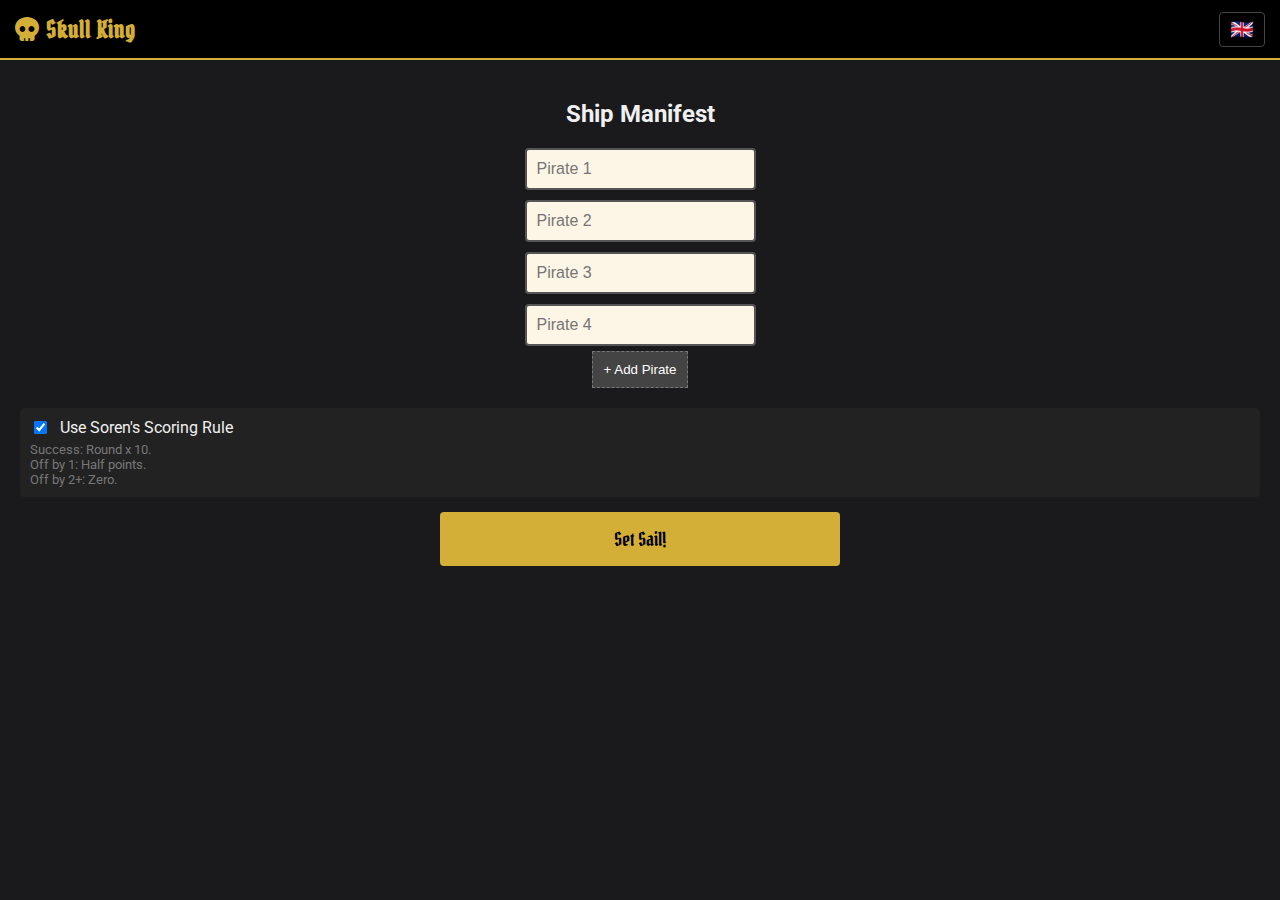
<file: skullking.html>
<!DOCTYPE html>
<html lang="en">
<head>
    <meta charset="UTF-8">
    <meta name="viewport" content="width=device-width, initial-scale=1.0, maximum-scale=1.0, user-scalable=no">
    <title>Skull King: Soren's Edition</title>
    <link rel="preconnect" href="https://fonts.googleapis.com">
    <link href="https://fonts.googleapis.com/css2?family=Pirata+One&family=Roboto:wght@400;700&display=swap" rel="stylesheet">
    <link rel="stylesheet" href="https://cdnjs.cloudflare.com/ajax/libs/font-awesome/6.0.0/css/all.min.css">

    <style>
        :root {
            --bg-color: #1a1a1d;
            --table-bg: #252529;
            --gold: #d4af37;
            --text: #f0f0f0;
            --danger: #c0392b;
            --success: #27ae60;
            --btn-bg: #3e3e42;
        }

        * { box-sizing: border-box; touch-action: manipulation; }

        body {
            font-family: 'Roboto', sans-serif;
            background-color: var(--bg-color);
            color: var(--text);
            margin: 0; padding: 0;
            display: flex;
            flex-direction: column;
            height: 100vh;
            overflow: hidden;
        }

        /* --- Header --- */
        header {
            background: #000;
            padding: 10px 15px;
            display: flex;
            justify-content: space-between;
            align-items: center;
            border-bottom: 2px solid var(--gold);
            height: 60px;
        }

        h1 {
            font-family: 'Pirata One', cursive;
            color: var(--gold);
            margin: 0;
            font-size: 1.5rem;
            letter-spacing: 1px;
        }

        .lang-toggle {
            background: none;
            border: 1px solid #444;
            border-radius: 4px;
            padding: 5px 10px;
            cursor: pointer;
            font-size: 1.2rem;
        }

        /* --- Main Layout --- */
        .app-body {
            flex: 1;
            display: flex;
            flex-direction: column;
            overflow: hidden;
        }

        /* --- Setup Screen --- */
        #setup-screen {
            padding: 20px;
            overflow-y: auto;
            text-align: center;
        }

        .input-list {
            display: flex;
            flex-direction: column;
            gap: 10px;
            max-width: 400px;
            margin: 0 auto;
        }

        input[type="text"] {
            background: #fdf5e6;
            border: 2px solid #555;
            padding: 10px;
            font-size: 1rem;
            border-radius: 4px;
            color: #000;
        }

        .btn-main {
            background: var(--gold);
            color: #000;
            border: none;
            padding: 15px;
            font-size: 1.2rem;
            font-family: 'Pirata One', cursive;
            border-radius: 4px;
            cursor: pointer;
            margin-top: 15px;
            width: 100%;
            max-width: 400px;
        }
        
        .btn-add {
            background: #444;
            color: #fff;
            padding: 10px;
            border: 1px dashed #777;
            margin-top: 5px;
            cursor: pointer;
        }

        /* --- Input Area (The Wizard) --- */
        #input-zone {
            flex: 0 0 auto; /* Don't grow, stick to content size */
            background: #2c2c30;
            padding: 15px;
            border-bottom: 1px solid #444;
            display: none; /* Hidden until game starts */
        }

        .wizard-header {
            display: flex;
            justify-content: space-between;
            align-items: center;
            margin-bottom: 10px;
        }

        .player-turn {
            font-family: 'Pirata One', cursive;
            font-size: 1.8rem;
            color: var(--gold);
        }

        .instruction { font-size: 0.9rem; color: #aaa; }

        /* Numeric Grid for Betting/Tricks */
        .num-grid {
            display: grid;
            grid-template-columns: repeat(auto-fill, minmax(50px, 1fr));
            gap: 8px;
            margin-bottom: 10px;
        }

        .num-btn {
            background: var(--btn-bg);
            color: white;
            border: 1px solid #555;
            padding: 12px 0;
            font-size: 1.2rem;
            font-weight: bold;
            border-radius: 6px;
            cursor: pointer;
        }

        .num-btn:active { background: var(--gold); color: black; transform: scale(0.95); }

        /* Bonus Input Specifics */
        .bonus-controls {
            display: flex;
            align-items: center;
            justify-content: center;
            gap: 15px;
            margin-top: 10px;
            background: #222;
            padding: 10px;
            border-radius: 8px;
        }
        .bonus-btn {
            width: 40px; height: 40px;
            font-size: 1.5rem;
            border: none; background: #444; color: white; border-radius: 50%;
        }
        #bonus-display { font-size: 1.5rem; color: var(--gold); width: 50px; text-align: center;}

        .action-row {
            display: flex;
            gap: 10px;
            margin-top: 10px;
        }

        .btn-revert {
            background: var(--danger);
            color: white;
            width: 50px;
            display: flex; align-items: center; justify-content: center;
            font-size: 1.2rem;
            border: none; border-radius: 4px;
        }

        .btn-confirm {
            flex: 1;
            background: var(--success);
            color: white;
            font-weight: bold;
            border: none; border-radius: 4px;
            padding: 12px;
            font-size: 1.1rem;
        }

        /* --- Scoreboard Table --- */
        #scoreboard-container {
            flex: 1;
            overflow: auto;
            position: relative;
        }

        table {
            width: 100%;
            border-collapse: collapse;
            font-size: 0.9rem;
            text-align: center;
        }

        th {
            background: #000;
            color: var(--gold);
            position: sticky;
            top: 0;
            padding: 10px 5px;
            z-index: 2;
            box-shadow: 0 2px 5px rgba(0,0,0,0.5);
            font-family: 'Pirata One', cursive;
            font-size: 1.1rem;
            min-width: 70px;
        }

        /* First column (Round #) sticky left */
        td:first-child, th:first-child {
            position: sticky;
            left: 0;
            background: #111;
            z-index: 3;
            border-right: 1px solid #444;
            width: 40px;
        }
        th:first-child { z-index: 4; }

        td {
            padding: 8px 4px;
            border-bottom: 1px solid #333;
            border-right: 1px solid #333;
            height: 50px;
        }

        .cell-bet { font-size: 0.8rem; color: #888; display: block; }
        .cell-score { font-size: 1.1rem; font-weight: bold; display: block;}
        
        /* Highlight active round row */
        .active-round { background-color: rgba(212, 175, 55, 0.1); }
        .score-total-row { background: #000; font-weight: bold; color: var(--gold); border-top: 2px solid var(--gold);}

        .hidden { display: none !important; }

    </style>
</head>
<body>

    <header>
        <h1 id="app-title"><i class="fas fa-skull"></i> Skull King</h1>
        <button class="lang-toggle" onclick="toggleLanguage()" id="lang-btn">🇬🇧</button>
    </header>

    <div class="app-body">
        
        <div id="setup-screen">
            <h2 id="setup-title">Ship Manifest</h2>
            <div class="input-list" id="player-inputs">
                </div>
            <button class="btn-add" onclick="addPlayerInput()">+ <span id="txt-add">Add Pirate</span></button>
            
            <div style="margin-top: 20px; text-align: left; background: #222; padding: 10px; border-radius: 4px;">
                <label style="display:flex; align-items:center; gap: 10px;">
                    <input type="checkbox" id="use-soren-rule" checked>
                    <span id="txt-rule">Use Soren's Scoring Rule</span>
                </label>
                <small style="color:#777; display:block; margin-top:5px;" id="txt-rule-desc">
                    Success: Round x 10. <br>Off by 1: Half points. <br>Off by 2+: Zero.
                </small>
            </div>

            <button class="btn-main" onclick="startGame()" id="btn-start">Set Sail!</button>
        </div>

        <div id="input-zone">
            <div class="wizard-header">
                <div>
                    <div class="player-turn" id="wiz-player">Player Name</div>
                    <div class="instruction" id="wiz-instruction">Enter Bet</div>
                </div>
                <div style="font-size: 1.5rem; font-family:'Pirata One'" id="wiz-round">R1</div>
            </div>

            <div id="number-grid" class="num-grid">
                </div>

            <div id="bonus-section" class="hidden">
                <div class="instruction" style="text-align:center; margin-top:5px;" id="txt-bonus">Bonus Points</div>
                <div class="bonus-controls">
                    <button class="bonus-btn" onclick="adjustBonus(-10)">-</button>
                    <span id="bonus-display">0</span>
                    <button class="bonus-btn" onclick="adjustBonus(10)">+</button>
                </div>
                
                <div class="action-row">
                    <button class="btn-revert" onclick="revertAction()"><i class="fas fa-undo"></i></button>
                    <button class="btn-confirm" onclick="confirmResult()" id="btn-save">Save Results</button>
                </div>
            </div>
            
            <div id="bet-controls" class="action-row hidden">
                 <button class="btn-revert" onclick="revertAction()" style="width: 100%"><i class="fas fa-undo"></i> <span id="txt-undo">Undo</span></button>
            </div>

        </div>

        <div id="scoreboard-container" class="hidden">
            <table id="score-table">
                <thead id="table-head">
                    </thead>
                <tbody id="table-body">
                    </tbody>
            </table>
        </div>
    </div>

    <script>
        /* --- Audio Setup --- */
        // Simple synth sound to avoid external MP3 dependencies
        const audioCtx = new (window.AudioContext || window.webkitAudioContext)();
        
        function playArgh() {
            if(audioCtx.state === 'suspended') audioCtx.resume();
            const oscillator = audioCtx.createOscillator();
            const gainNode = audioCtx.createGain();
            
            oscillator.type = 'sawtooth';
            // Drop pitch to sound like a grunt
            oscillator.frequency.setValueAtTime(150, audioCtx.currentTime);
            oscillator.frequency.exponentialRampToValueAtTime(40, audioCtx.currentTime + 0.3);
            
            gainNode.gain.setValueAtTime(0.5, audioCtx.currentTime);
            gainNode.gain.exponentialRampToValueAtTime(0.01, audioCtx.currentTime + 0.3);
            
            oscillator.connect(gainNode);
            gainNode.connect(audioCtx.destination);
            
            oscillator.start();
            oscillator.stop(audioCtx.currentTime + 0.3);
        }

        /* --- Localization --- */
        let curLang = 'en';
        const I18N = {
            en: {
                add: "Add Pirate",
                start: "Set Sail!",
                rule: "Use Soren's Scoring Rule",
                ruleDesc: "Success: Round x 10. Off by 1: Half pts. Off by 2+: Zero.",
                betInstr: "Place your bet for",
                resInstr: "Tricks won by",
                bonus: "Bonus Points",
                save: "Save & Next",
                undo: "Undo",
                round: "R",
                total: "Total",
                manifest: "Ship Manifest"
            },
            fr: {
                add: "Ajouter un Pirate",
                start: "Hisser les voiles !",
                rule: "Utiliser la règle de Soren",
                ruleDesc: "Succès : Manche x 10. Écart de 1 : Moitié pts. Écart 2+ : Zéro.",
                betInstr: "Faites vos jeux pour",
                resInstr: "Plis remportés par",
                bonus: "Points Bonus",
                save: "Sauver & Suivant",
                undo: "Retour",
                round: "M",
                total: "Total",
                manifest: "Manifeste du Navire"
            }
        };

        function t(key) { return I18N[curLang][key]; }

        function toggleLanguage() {
            curLang = curLang === 'en' ? 'fr' : 'en';
            document.getElementById('lang-btn').innerText = curLang === 'en' ? '🇬🇧' : '🇫🇷';
            updateUIText();
        }

        function updateUIText() {
            document.getElementById('txt-add').innerText = t('add');
            document.getElementById('btn-start').innerText = t('start');
            document.getElementById('txt-rule').innerText = t('rule');
            document.getElementById('txt-rule-desc').innerHTML = t('ruleDesc');
            document.getElementById('txt-bonus').innerText = t('bonus');
            document.getElementById('btn-save').innerText = t('save');
            document.getElementById('txt-undo').innerText = t('undo');
            document.getElementById('setup-title').innerText = t('manifest');
            // If game is running, update wizard text
            if(gameState.started) renderWizard();
        }


        /* --- Game State --- */
        const gameState = {
            started: false,
            players: [], // { name, scores: [], currentBet: null, currentWon: null, currentBonus: 0 }
            round: 1,
            maxRounds: 10,
            phase: 'betting', // 'betting' or 'scoring'
            activePlayerIdx: 0,
            useSorenRule: true,
            tempBonus: 0
        };

        /* --- Initialization --- */
        function initSetup() {
            const container = document.getElementById('player-inputs');
            container.innerHTML = '';
            // Default 4 players
            for(let i=0; i<4; i++) {
                addPlayerInput();
            }
        }

        function addPlayerInput() {
            const div = document.createElement('div');
            const num = document.getElementById('player-inputs').children.length + 1;
            div.innerHTML = `<input type="text" class="p-name" placeholder="Pirate ${num}">`;
            document.getElementById('player-inputs').appendChild(div);
        }

        function startGame() {
            const inputs = document.querySelectorAll('.p-name');
            const names = Array.from(inputs).map(i => i.value.trim()).filter(n => n !== "");
            
            if(names.length < 1) return alert("Need pirates!");

            gameState.players = names.map(n => ({
                name: n,
                scores: [], // Array of objects { bet, won, bonus, points }
                totalScore: 0
            }));

            gameState.useSorenRule = document.getElementById('use-soren-rule').checked;
            gameState.started = true;
            gameState.round = 1;
            gameState.phase = 'betting';
            gameState.activePlayerIdx = 0;

            document.getElementById('setup-screen').classList.add('hidden');
            document.getElementById('input-zone').style.display = 'block';
            document.getElementById('scoreboard-container').classList.remove('hidden');

            renderTableStructure();
            renderWizard();
            playArgh();
        }

        /* --- Wizard Logic (The Input Zone) --- */
        function renderWizard() {
            const player = gameState.players[gameState.activePlayerIdx];
            const wizPlayer = document.getElementById('wiz-player');
            const wizInstr = document.getElementById('wiz-instruction');
            const wizRound = document.getElementById('wiz-round');
            const numGrid = document.getElementById('number-grid');
            const bonusSection = document.getElementById('bonus-section');
            const betControls = document.getElementById('bet-controls');

            wizPlayer.innerText = player.name;
            wizRound.innerText = `${t('round')}${gameState.round}`;

            numGrid.innerHTML = '';

            // Generate Buttons 0 to Round#
            for(let i=0; i <= gameState.round; i++) {
                const btn = document.createElement('button');
                btn.className = 'num-btn';
                btn.innerText = i;
                btn.onclick = () => handleNumberClick(i);
                numGrid.appendChild(btn);
            }

            if (gameState.phase === 'betting') {
                wizInstr.innerText = `${t('betInstr')} ${t('round')} ${gameState.round}`;
                bonusSection.classList.add('hidden');
                // Only show Revert if not the very first player of first round
                if(gameState.activePlayerIdx > 0 || gameState.round > 1) {
                    betControls.classList.remove('hidden');
                } else {
                    betControls.classList.add('hidden');
                }
            } else {
                // Scoring Phase
                wizInstr.innerText = `${t('resInstr')} ${player.name}`;
                betControls.classList.add('hidden');
                bonusSection.classList.remove('hidden'); // Shows save button and bonus
                
                // Highlight selected number if any
                gameState.tempBonus = 0;
                document.getElementById('bonus-display').innerText = "0";
                
                // We initially hide the number grid in scoring until we need it? 
                // No, we need grid to pick tricks won.
                // Let's visualy select the button if we clicked it.
                // Actually, flow: Click Number -> Auto Sets Won -> Wait for Bonus/Save.
            }
            
            highlightActiveRow();
        }

        let tempWonValue = null; // Store won value before saving

        function handleNumberClick(val) {
            playArgh();
            const player = gameState.players[gameState.activePlayerIdx];

            if (gameState.phase === 'betting') {
                // Save Bet immediately and next
                if(!player.scores[gameState.round-1]) player.scores[gameState.round-1] = {};
                player.scores[gameState.round-1].bet = val;
                
                nextStep();
            } else {
                // Scoring Phase: Click number = Sets "Won", but wait for Bonus/Save
                tempWonValue = val;
                
                // Visual feedback on buttons
                const btns = document.querySelectorAll('.num-btn');
                btns.forEach(b => {
                    b.style.background = (parseInt(b.innerText) === val) ? 'var(--gold)' : 'var(--btn-bg)';
                    b.style.color = (parseInt(b.innerText) === val) ? 'black' : 'white';
                });
            }
        }

        function adjustBonus(amount) {
            playArgh();
            gameState.tempBonus += amount;
            document.getElementById('bonus-display').innerText = gameState.tempBonus;
        }

        function confirmResult() {
            if (tempWonValue === null) {
                alert("Please select tricks won first");
                return;
            }
            
            const player = gameState.players[gameState.activePlayerIdx];
            const roundData = player.scores[gameState.round-1];
            
            // Calculate Score
            roundData.won = tempWonValue;
            roundData.bonus = gameState.tempBonus;
            
            if (gameState.useSorenRule) {
                roundData.points = calculateSorenScore(gameState.round, roundData.bet, roundData.won, roundData.bonus);
            } else {
                roundData.points = calculateStandardScore(gameState.round, roundData.bet, roundData.won, roundData.bonus);
            }

            player.totalScore += roundData.points;
            updateScoreboardValues();
            
            playArgh();
            tempWonValue = null;
            nextStep();
        }

        function nextStep() {
            gameState.activePlayerIdx++;

            // If cycled through all players
            if(gameState.activePlayerIdx >= gameState.players.length) {
                gameState.activePlayerIdx = 0;
                
                if (gameState.phase === 'betting') {
                    // Betting done, Update UI to show bets in table, but wait for play
                    gameState.phase = 'scoring';
                    // In a real game, people play cards now. 
                    // The UI stays in "Scoring" mode awaiting input.
                } else {
                    // Scoring done for this round.
                    if (gameState.round < gameState.maxRounds) {
                        gameState.round++;
                        gameState.phase = 'betting';
                        // Add new row to table
                        addTableRow(gameState.round);
                    } else {
                        alert("Game Over! Check totals.");
                        document.getElementById('input-zone').style.display = 'none';
                    }
                }
            }
            updateScoreboardValues();
            renderWizard();
        }

        function revertAction() {
            playArgh();
            if (gameState.activePlayerIdx > 0) {
                gameState.activePlayerIdx--;
            } else {
                // We are at player 0. Can we go back to previous round?
                // For simplicity in this version, only reverting within current phase loop
                // Or if we are in scoring player 0, go back to betting player Last?
                if (gameState.phase === 'scoring') {
                    gameState.phase = 'betting';
                    gameState.activePlayerIdx = gameState.players.length - 1;
                } else if (gameState.phase === 'betting' && gameState.round > 1) {
                    // Hard to revert rounds because scores are committed. 
                    // Let's stick to reverting within current batch for safety.
                    return; 
                } else {
                    return;
                }
            }
            renderWizard();
        }

        /* --- Math --- */
        function calculateSorenScore(round, bet, won, bonus) {
            const potential = round * 10;
            const diff = Math.abs(bet - won);
            
            let baseScore = 0;
            
            // "The Soren Rule"
            if (diff === 0) {
                baseScore = potential;
            } else if (diff === 1) {
                baseScore = potential / 2;
            } else {
                baseScore = 0; // "Short by 2... score zero"
            }
            
            return baseScore + bonus;
        }

        function calculateStandardScore(round, bet, won, bonus) {
            // Standard Skull King (Simplified)
            if (bet === 0) {
                if (won === 0) return (round * 10) + bonus;
                return (round * -10) + bonus;
            }
            if (bet === won) {
                return (bet * 20) + bonus;
            }
            const diff = Math.abs(bet - won);
            return (diff * -10) + bonus; // Usually no bonus if missed, but keeping simple
        }

        /* --- Table Logic --- */
        function renderTableStructure() {
            const thead = document.getElementById('table-head');
            const tbody = document.getElementById('table-body');
            
            // Head
            let htmlHead = `<tr><th>${t('round')}</th>`;
            gameState.players.forEach(p => {
                htmlHead += `<th>${p.name}</th>`;
            });
            htmlHead += `</tr>`;
            thead.innerHTML = htmlHead;

            // Body - Init with Round 1
            tbody.innerHTML = '';
            addTableRow(1);
        }

        function addTableRow(roundNum) {
            const tbody = document.getElementById('table-body');
            const tr = document.createElement('tr');
            tr.id = `row-r${roundNum}`;
            
            let html = `<td>${roundNum}</td>`;
            gameState.players.forEach((p, idx) => {
                html += `<td id="cell-r${roundNum}-p${idx}">
                    <span class="cell-bet">-</span>
                    <span class="cell-score"></span>
                </td>`;
            });
            tr.innerHTML = html;
            tbody.appendChild(tr);
            
            // Scroll to bottom
            const container = document.getElementById('scoreboard-container');
            container.scrollTop = container.scrollHeight;
        }

        function updateScoreboardValues() {
            // Update cells
            gameState.players.forEach((p, pIdx) => {
                p.scores.forEach((s, rIdx) => {
                    const roundNum = rIdx + 1;
                    const cell = document.getElementById(`cell-r${roundNum}-p${pIdx}`);
                    if(cell) {
                        const betDisplay = (s.bet !== undefined) ? `Bet: ${s.bet}` : '-';
                        const scoreDisplay = (s.points !== undefined) ? s.points : '';
                        
                        // Colorize score
                        let color = '#fff';
                        if(s.points > 0) color = 'var(--success)';
                        if(s.points === 0) color = '#777';
                        
                        cell.innerHTML = `
                            <span class="cell-bet">${betDisplay}</span>
                            <span class="cell-score" style="color:${color}">${scoreDisplay}</span>
                        `;
                    }
                });
            });

            // Update Total Row (Optional, or we could make the header sticky with totals)
            // For now, let's just keep the round history clear.
        }

        function highlightActiveRow() {
            // Remove previous highlights
            document.querySelectorAll('tr').forEach(tr => tr.classList.remove('active-round'));
            const row = document.getElementById(`row-r${gameState.round}`);
            if(row) row.classList.add('active-round');
        }

        // Init Setup on Load
        initSetup();

    </script>
</body>
</html>
</file>
<file: common/style.css>
/* Shared Styles for Game Headers/Footers */
:root {
    --header-height: 60px;
}

.common-footer {
    padding: 20px;
    text-align: center;
    border-top: 1px solid #333;
    margin-top: 20px;
    background: #111;
}

.btn-home {
    background: #333;
    color: #fff;
    border: 1px solid #555;
    padding: 10px 20px;
    border-radius: 4px;
    text-decoration: none;
    font-family: sans-serif;
    font-size: 0.9rem;
    display: inline-flex;
    align-items: center;
    gap: 8px;
    cursor: pointer;
}

.btn-home:hover {
    background: #444;
}
</file>
<file: dutch/style.css>
:root {
    --bg-color: #f0f4f8;
    /* Light blue-grey modern bg */
    --text-color: #2c3e50;
    --primary: #3498db;
    /* Soft Blue */
    --secondary: #e74c3c;
    /* Red for Dutch call */
    --accent: #2ecc71;
    /* Green for success */
    --card-bg: #fff;
    --shadow: 0 4px 6px rgba(0, 0, 0, 0.1);
}

body {
    background-color: var(--bg-color);
    color: var(--text-color);
    font-family: 'Roboto', sans-serif;
    /* Modern font */
    margin: 0;
    display: flex;
    flex-direction: column;
    height: 100vh;
}

header {
    background: #fff;
    padding: 10px 20px;
    box-shadow: var(--shadow);
    display: flex;
    justify-content: space-between;
    align-items: center;
    z-index: 10;
}

h1 {
    font-size: 1.5rem;
    color: var(--primary);
    margin: 0;
    font-weight: 700;
}

.header-controls button {
    background: transparent;
    border: 1px solid var(--primary);
    color: var(--primary);
    padding: 6px 12px;
    border-radius: 6px;
    cursor: pointer;
    font-size: 1.1rem;
    margin-left: 5px;
    transition: all 0.2s;
}

.header-controls button:hover {
    background: var(--primary);
    color: #fff;
}

/* Container */
.container {
    padding: 20px;
    flex: 1;
    overflow-y: auto;
    max-width: 600px;
    margin: 0 auto;
    width: 100%;
    text-align: center;
}

/* Setup Styles */
.setup-card {
    background: var(--card-bg);
    border-radius: 12px;
    padding: 20px;
    box-shadow: var(--shadow);
    margin-bottom: 20px;
}

h2 {
    color: var(--text-color);
    margin-top: 0;
}

.mode-select {
    display: flex;
    justify-content: center;
    gap: 15px;
    margin: 20px 0;
}

.mode-btn {
    padding: 12px 20px;
    border: 2px solid var(--primary);
    background: transparent;
    color: var(--primary);
    border-radius: 8px;
    font-weight: bold;
    cursor: pointer;
    transition: all 0.2s;
}

.mode-btn.selected {
    background: var(--primary);
    color: #fff;
}

.input-row {
    display: flex;
    align-items: center;
    gap: 10px;
    margin-bottom: 12px;
}

input[type="text"],
input[type="number"] {
    flex: 1;
    padding: 12px;
    border: 1px solid #ddd;
    border-radius: 8px;
    font-size: 1rem;
    background: #fdfdfd;
}

.dealer-select {
    width: 36px;
    height: 36px;
    border-radius: 50%;
    border: 2px solid #ddd;
    color: #ccc;
    display: flex;
    align-items: center;
    justify-content: center;
    cursor: pointer;
    font-weight: bold;
}

.dealer-select.selected {
    border-color: var(--primary);
    background: var(--primary);
    color: #fff;
}

/* Buttons */
.btn-main {
    background: var(--primary);
    color: white;
    border: none;
    padding: 15px 30px;
    font-size: 1.1rem;
    border-radius: 12px;
    cursor: pointer;
    width: 100%;
    font-weight: bold;
    box-shadow: 0 4px 10px rgba(52, 152, 219, 0.3);
    margin-top: 20px;
    transition: transform 0.1s;
}

.btn-main:active {
    transform: translateY(2px);
}

.btn-secondary {
    background: transparent;
    border: none;
    color: var(--primary);
    margin-top: 15px;
    cursor: pointer;
    text-decoration: underline;
}

/* Game Board */
.game-board {
    display: none;
    flex-direction: column;
    height: 100%;
}

.round-info {
    text-align: center;
    padding: 10px;
    background: #e8f4fc;
    color: var(--primary);
    font-weight: bold;
    border-bottom: 1px solid #dceefb;
}

.scoreboard {
    flex: 1;
    overflow: auto;
    position: relative;
    padding-bottom: 20px;
}

table {
    width: 100%;
    border-collapse: collapse;
    background: #fff;
}

th {
    background: #f8f9fa;
    color: #7f8c8d;
    padding: 12px 8px;
    font-size: 0.9rem;
    text-transform: uppercase;
    position: sticky;
    top: 0;
    z-index: 2;
    box-shadow: 0 1px 3px rgba(0, 0, 0, 0.05);
}

td {
    padding: 12px 8px;
    border-bottom: 1px solid #eee;
    text-align: center;
    font-weight: 500;
}

.total-row td {
    border-top: 2px solid var(--primary);
    font-weight: bold;
    color: var(--primary);
    background: #f0f8ff;
}

/* Modals */
.modal {
    display: none;
    position: fixed;
    top: 0;
    left: 0;
    width: 100%;
    height: 100%;
    background: rgba(0, 0, 0, 0.6);
    z-index: 100;
    justify-content: center;
    align-items: center;
    backdrop-filter: blur(2px);
}

.modal.visible {
    display: flex;
}

.modal-content {
    background: #fff;
    padding: 25px;
    border-radius: 16px;
    width: 90%;
    max-width: 400px;
    box-shadow: 0 10px 25px rgba(0, 0, 0, 0.2);
    text-align: center;
}

.dutch-call-row {
    display: flex;
    align-items: center;
    justify-content: space-between;
    margin-bottom: 12px;
    padding: 10px;
    border: 1px solid #eee;
    border-radius: 8px;
}

.btn-dutch-toggle {
    background: #eee;
    color: #aaa;
    border: none;
    padding: 8px 16px;
    border-radius: 20px;
    cursor: pointer;
    font-weight: bold;
    transition: all 0.2s;
}

.btn-dutch-toggle.active {
    background: var(--secondary);
    color: white;
    box-shadow: 0 2px 8px rgba(231, 76, 60, 0.4);
}

.score-hud {
    font-size: 1.2rem;
    font-weight: bold;
    color: var(--primary);
    margin: 15px 0;
}
</file>
<file: generic/style.css>
:root {
    --bg-color: #f0f7ff;
    /* Very Light Blue */
    --text-color: #2c3e50;
    --primary: #2980b9;
    /* Strong Blue */
    --secondary: #3498db;
    /* Soft Blue */
    --accent: #1abc9c;
    /* Teal for success/highlight */
    --card-bg: #fff;
    --shadow: 0 4px 6px rgba(0, 0, 0, 0.1);
}

body {
    background-color: var(--bg-color);
    color: var(--text-color);
    font-family: 'Roboto', sans-serif;
    margin: 0;
    display: flex;
    flex-direction: column;
    height: 100vh;
}

header {
    background: #fff;
    padding: 10px 20px;
    box-shadow: var(--shadow);
    display: flex;
    justify-content: space-between;
    align-items: center;
    z-index: 10;
    border-bottom: 3px solid var(--primary);
}

h1 {
    font-size: 1.5rem;
    color: var(--primary);
    margin: 0;
    font-weight: 700;
}

.header-controls button {
    background: transparent;
    border: 1px solid var(--primary);
    color: var(--primary);
    padding: 6px 12px;
    border-radius: 6px;
    cursor: pointer;
    font-size: 1.1rem;
    margin-left: 5px;
    transition: all 0.2s;
}

.header-controls button:hover {
    background: var(--primary);
    color: #fff;
}

/* Container */
.container {
    padding: 20px;
    flex: 1;
    overflow-y: auto;
    max-width: 600px;
    margin: 0 auto;
    width: 100%;
    text-align: center;
}

/* Setup Styles */
.setup-card {
    background: var(--card-bg);
    border-radius: 12px;
    padding: 20px;
    box-shadow: var(--shadow);
    margin-bottom: 20px;
}

h2 {
    color: var(--text-color);
    margin-top: 0;
}

.mode-select {
    display: flex;
    justify-content: center;
    gap: 15px;
    margin: 20px 0;
    flex-wrap: wrap;
}

.mode-btn {
    padding: 12px 20px;
    border: 2px solid var(--primary);
    background: transparent;
    color: var(--primary);
    border-radius: 8px;
    font-weight: bold;
    cursor: pointer;
    transition: all 0.2s;
    min-width: 120px;
}

.mode-btn.selected {
    background: var(--primary);
    color: #fff;
}

.input-row {
    display: flex;
    align-items: center;
    gap: 10px;
    margin-bottom: 12px;
}

input[type="text"],
input[type="number"] {
    flex: 1;
    padding: 12px;
    border: 1px solid #ddd;
    border-radius: 8px;
    font-size: 1rem;
    background: #fdfdfd;
}

/* Dealer Select (Used as generic player marker if needed, but keeping for consistency) */
.dealer-select {
    width: 36px;
    height: 36px;
    border-radius: 50%;
    border: 2px solid #ddd;
    color: #ccc;
    display: flex;
    align-items: center;
    justify-content: center;
    cursor: pointer;
    font-weight: bold;
}

.dealer-select.selected {
    border-color: var(--primary);
    background: var(--primary);
    color: #fff;
}

/* Buttons */
.btn-main {
    background: var(--primary);
    color: white;
    border: none;
    padding: 15px 30px;
    font-size: 1.1rem;
    border-radius: 12px;
    cursor: pointer;
    width: 100%;
    font-weight: bold;
    box-shadow: 0 4px 10px rgba(41, 128, 185, 0.3);
    margin-top: 20px;
    transition: transform 0.1s;
}

.btn-main:active {
    transform: translateY(2px);
}

.btn-secondary {
    background: transparent;
    border: none;
    color: var(--primary);
    margin-top: 15px;
    cursor: pointer;
    text-decoration: underline;
}

/* Game Board */
.game-board {
    display: none;
    flex-direction: column;
    height: 100%;
}

.round-info {
    text-align: center;
    padding: 10px;
    background: #d4e6f1;
    color: var(--primary);
    font-weight: bold;
    border-bottom: 1px solid #a9cce3;
}

.scoreboard {
    flex: 1;
    overflow: auto;
    position: relative;
    padding-bottom: 20px;
}

table {
    width: 100%;
    border-collapse: collapse;
    background: #fff;
}

th {
    background: #ebf5fb;
    color: #34495e;
    padding: 12px 8px;
    font-size: 0.9rem;
    text-transform: uppercase;
    position: sticky;
    top: 0;
    z-index: 2;
    box-shadow: 0 1px 3px rgba(0, 0, 0, 0.05);
}

td {
    padding: 12px 8px;
    border-bottom: 1px solid #eee;
    text-align: center;
    font-weight: 500;
}

.total-row td {
    border-top: 2px solid var(--primary);
    font-weight: bold;
    color: var(--primary);
    background: #d6eaf8;
}

/* Modals */
.modal {
    display: none;
    position: fixed;
    top: 0;
    left: 0;
    width: 100%;
    height: 100%;
    background: rgba(0, 0, 0, 0.6);
    z-index: 100;
    justify-content: center;
    align-items: center;
    backdrop-filter: blur(2px);
}

.modal.visible {
    display: flex;
}

.modal-content {
    background: #fff;
    padding: 25px;
    border-radius: 16px;
    width: 90%;
    max-width: 400px;
    box-shadow: 0 10px 25px rgba(0, 0, 0, 0.2);
    text-align: center;
}

.score-row {
    display: flex;
    align-items: center;
    justify-content: space-between;
    margin-bottom: 12px;
    padding: 10px;
    border: 1px solid #eee;
    border-radius: 8px;
}

/* Force Footer Transparent */
.common-footer {
    background: transparent !important;
    box-shadow: none !important;
}
</file>
<file: papayoo/style.css>
:root {
    --bg-color: #2c003e;
    /* Deep Vivid Purple */
    --text-color: #fff;
    --primary: #8e44ad;
    --accent-yellow: #f1c40f;
    --accent-green: #2ecc71;
    --accent-orange: #e67e22;
    --accent-blue: #3498db;
    --header-bg: #1a0025;
}

body {
    background-color: var(--bg-color);
    color: var(--text-color);
    font-family: 'Roboto', sans-serif;
    margin: 0;
    display: flex;
    flex-direction: column;
    height: 100vh;
}

h1,
h2,
h3 {
    font-family: 'Bangers', cursive;
    letter-spacing: 1px;
}

/* Header */
header {
    background: var(--header-bg);
    padding: 0 15px;
    height: 60px;
    display: flex;
    justify-content: space-between;
    align-items: center;
    border-bottom: 2px solid var(--accent-yellow);
    flex-shrink: 0;
}

h1 {
    margin: 0;
    color: var(--accent-yellow);
    font-size: 1.6rem;
    text-shadow: 2px 2px 0 #000;
}

.header-controls button {
    background: transparent;
    border: 1px solid var(--primary);
    color: var(--accent-yellow);
    padding: 5px 10px;
    border-radius: 4px;
    cursor: pointer;
    font-size: 1.2rem;
    margin-left: 5px;
}

/* Setup Screen */
.container {
    padding: 20px;
    flex: 1;
    overflow-y: auto;
    max-width: 600px;
    margin: 0 auto;
    width: 100%;
    text-align: center;
}

.input-row {
    display: flex;
    align-items: center;
    gap: 10px;
    margin-bottom: 10px;
}

input[type="text"] {
    flex: 1;
    padding: 12px;
    border-radius: 8px;
    border: 2px solid var(--primary);
    background: #4a148c;
    color: white;
    font-family: 'Bangers', cursive;
    font-size: 1.2rem;
}

/* Dealer Radio */
.dealer-select {
    width: 30px;
    height: 30px;
    border-radius: 50%;
    border: 2px solid var(--accent-orange);
    display: flex;
    align-items: center;
    justify-content: center;
    cursor: pointer;
    background: transparent;
    color: transparent;
}

.dealer-select.selected {
    background: var(--accent-orange);
    color: #000;
    font-weight: bold;
}

/* Buttons */
.btn-main,
.btn-action {
    background: linear-gradient(45deg, var(--accent-orange), var(--accent-yellow));
    color: #2c003e;
    border: none;
    padding: 15px 30px;
    font-family: 'Bangers', cursive;
    font-size: 1.5rem;
    border-radius: 8px;
    cursor: pointer;
    width: 100%;
    margin-top: 20px;
    box-shadow: 0 4px 0 #c25e00;
    transition: transform 0.1s;
}

.btn-main:active {
    transform: translateY(4px);
    box-shadow: none;
}

.btn-secondary {
    background: transparent;
    border: 2px dashed var(--primary);
    color: var(--primary);
    padding: 10px;
    width: 100%;
    margin-top: 10px;
    border-radius: 8px;
    cursor: pointer;
}

/* Game Board */
.game-board {
    display: none;
    /* Hidden by default */
    flex-direction: column;
    height: 100%;
}

.dice-section {
    background: rgba(0, 0, 0, 0.3);
    padding: 15px;
    text-align: center;
    border-bottom: 1px solid var(--primary);
}

.color-dice-row {
    display: flex;
    justify-content: center;
    gap: 15px;
    margin-top: 10px;
}

.suit-btn {
    font-size: 2rem;
    background: #fff;
    border-radius: 12px;
    width: 50px;
    height: 50px;
    cursor: pointer;
    opacity: 0.5;
    transition: all 0.2s;
    /* Borders updated per requirements */
    border: 4px solid #ccc;
    /* Default fallback */
}

.suit-btn.suit-hearts {
    border-color: #E91E63;
    color: #E91E63;
}

/* Pink */
.suit-spades {
    border-color: #2196F3;
    color: black;
}

/* Blue */
.suit-diamonds {
    border-color: #FF9800;
    color: #e74c3c;
}

/* Orange */
.suit-clubs {
    border-color: #FFEB3B;
    color: black;
}

/* Yellow */

.suit-btn.selected {
    opacity: 1;
    transform: scale(1.2);
    box-shadow: 0 0 15px currentColor;
    background: #fff;
    /* Ensure bg is white */
}

.papayou-btn-container {
    text-align: center;
    padding: 10px;
}

.btn-papayou {
    background: #e91e63;
    color: white;
    font-size: 1.5rem;
    /* Slightly smaller to fit text */
    padding: 10px 20px;
    border-radius: 50px;
    border: none;
    font-family: 'Bangers', cursive;
    box-shadow: 0 0 20px #e91e63;
    animation: pulse 2s infinite;
    cursor: pointer;
}

@keyframes pulse {
    0% {
        transform: scale(1);
    }

    50% {
        transform: scale(1.05);
    }

    100% {
        transform: scale(1);
    }
}

/* Score Table */
.scoreboard {
    flex: 1;
    overflow: auto;
    position: relative;
    padding-bottom: 60px;
    /* Space for footer */
}

table {
    width: 100%;
    border-collapse: collapse;
    font-size: 1.1rem;
    text-align: center;
}

th {
    background: #1a0025;
    color: var(--accent-yellow);
    position: sticky;
    top: 0;
    padding: 10px;
    font-family: 'Bangers', cursive;
    z-index: 2;
}

td {
    border-bottom: 1px solid var(--primary);
    padding: 10px 5px;
}

.total-row td {
    border-top: 2px solid var(--accent-yellow);
    font-weight: bold;
    color: var(--accent-yellow);
    background: #1a0025;
}

/* Round Input Modal */
.modal {
    position: fixed;
    top: 0;
    left: 0;
    width: 100%;
    height: 100%;
    background: rgba(0, 0, 0, 0.95);
    z-index: 100;
    display: none;
    justify-content: center;
    align-items: center;
}

.modal.visible {
    display: flex;
}

.modal-content {
    background: var(--bg-color);
    border: 2px solid var(--accent-yellow);
    padding: 20px;
    border-radius: 12px;
    width: 90%;
    max-width: 400px;
    max-height: 90vh;
    overflow-y: auto;
}

.score-input-row {
    display: flex;
    justify-content: space-between;
    align-items: center;
    margin-bottom: 10px;
}

.score-input-row label {
    font-family: 'Bangers';
    font-size: 1.2rem;
}

.score-input-row input {
    width: 80px;
    text-align: center;
    /* Larger and bolder input */
    font-size: 1.4rem;
    font-weight: bold;
    padding: 8px;
    color: #2c003e;
}

.score-hud {
    text-align: center;
    font-size: 1.5rem;
    margin: 10px 0;
    font-family: 'Bangers';
    color: var(--accent-green);
}

.score-hud.error {
    color: #e74c3c;
}

/* Styles for Auto-Complete button visibility */
.btn-auto {
    background: var(--accent-green);
    color: #000;
    border: none;
    font-weight: bold;
    font-size: 1.1rem;
    margin-bottom: 10px;
    padding: 12px;
    border-radius: 6px;
    width: 100%;
    cursor: pointer;
}

/* Rules Modal */
.rules-content p {
    text-align: left;
    margin-bottom: 10px;
    line-height: 1.4;
}

/* Inline Warning Modal (Small Alert replacement) */
#inline-warning-modal .modal-content {
    background: #e74c3c;
    border: 2px solid #fff;
    text-align: center;
}
</file>
